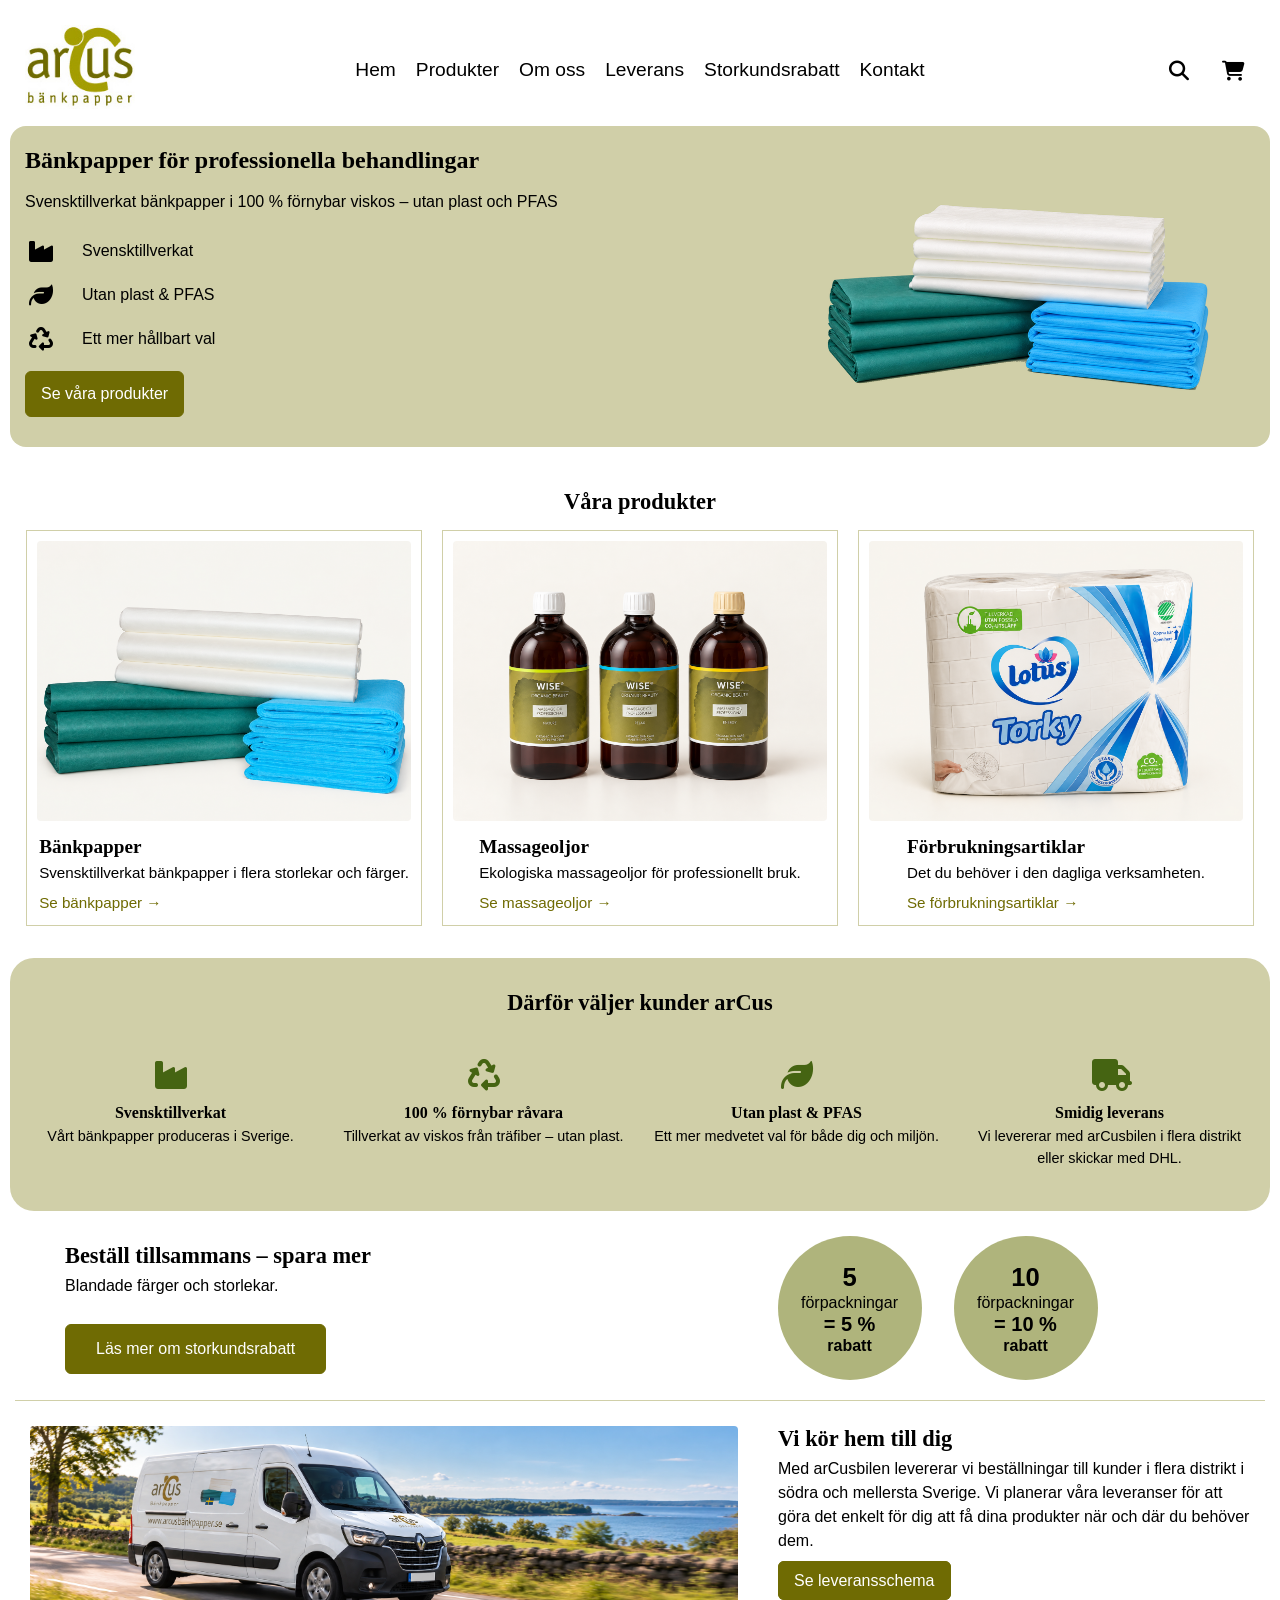
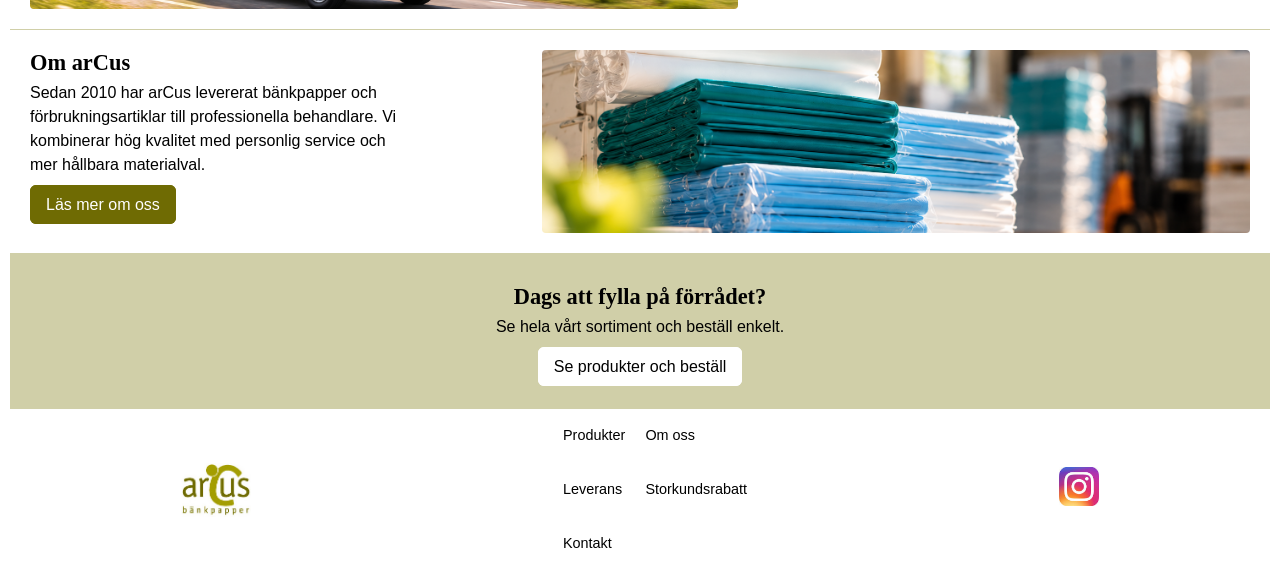
<file: index.html>
<!doctype html>
<html lang="sv">
  <head>
    <meta charset="UTF-8" />
    <meta name="viewport" content="width=device-width, initial-scale=1.0" />
    <link rel="stylesheet" href="style.css" />
    <link rel="stylesheet" href="varukorg/cart.css" />
    <link rel="stylesheet" href="varukorg/checkout.css" />
    <link rel="stylesheet" href="produkter/search.css" />
    
    <link
      rel="stylesheet"
      href="https://cdnjs.cloudflare.com/ajax/libs/font-awesome/6.5.2/css/all.min.css"
    />
    <title>arCus – bänkpapper för professionella behandlare</title>
  </head>
  <body>
    <header>
      <button
        class="menu-button"
        aria-label="Meny"
        aria-expanded="false"
        aria-controls="main-menu"
      >
        <span class="header-icon">☰</span>
      </button>

      <a href="index.html">
        <img src="pictures/arcus-logo.jpg" alt="arCus - till startsidan" />
      </a>
      <nav class="header-nav" id="main-menu" aria-label="Huvudmeny">
        <a href="index.html" aria-current="page">Hem</a>
        <a href="produkter/produkter.html">Produkter</a>
        <a href="om-oss/om-oss.html">Om oss</a>
        <a href="leverans/leverans.html">Leverans</a>
        <a href="storkundsrabatt/storkundsrabatt.html">Storkundsrabatt</a>
        <a href="kontakt/kontakt.html">Kontakt</a>
      </nav>

      <div class="header-actions">
        <button class="search-button" aria-label="Sök">
          <i
            class="header-icon fa-solid fa-magnifying-glass"
            aria-hidden="true"
          ></i>
        </button>

        <button class="cart-button" aria-label="Varukorg">
          <i
            class="header-icon fa-solid fa-shopping-cart"
            aria-hidden="true"
          ></i>
        </button>
      </div>
    </header>

    <main>
      <section id="hero">
        <div class="hero-text">
          <h1>Bänkpapper för professionella behandlingar</h1>

          <p>
            Svensktillverkat bänkpapper i 100 % förnybar viskos – utan plast och
            PFAS
          </p>

          <ul class="hero-benefits">
            <li class="hero-benefit">
              <i class="hero-icon fa-solid fa-industry" aria-hidden="true"></i>
              <span>Svensktillverkat</span>
            </li>

            <li class="hero-benefit">
              <i class="hero-icon fa-solid fa-leaf" aria-hidden="true"></i>
              <span>Utan plast & PFAS</span>
            </li>

            <li class="hero-benefit">
              <i class="hero-icon fa-solid fa-recycle" aria-hidden="true"></i>
              <span>Ett mer hållbart val</span>
            </li>
          </ul>

          <div class="hero-buttons">
            <a href="/produkter/produkter.html" class="button">Se våra produkter</a>

          
          </div>
        </div>
        <div class="hero-image">
          <img
            class="hero-img"
            src="pictures/table-paper-stacked-sand.png"
            alt="Blått, grönt och vitt bänkpapper vikt"
          />
        </div>
      </section>

      <section id="our-products">
        <h2>Våra produkter</h2>

        <div class="products">
          <article>
            <img
              src="pictures/table-paper-stacked-various-color.png"
              alt="Blått, grönt och vitt bänkpapper"
            />
            <div class="product-info">
              <h3>Bänkpapper</h3>
              <p>Svensktillverkat bänkpapper i flera storlekar och färger.</p>
              <a href="produkter/produkter.html#bankpapper">Se bänkpapper →</a>
            </div>
          </article>

          <article>
            <img
              src="pictures/massage-oils-three-bottles.png"
              alt="Tre flaskor olika massageoljor från Wise"
            />
            <div class="product-info">
              <h3>Massageoljor</h3>
              <p>Ekologiska massageoljor för professionellt bruk.</p>
              <a href="/produkter/produkter.html#massageoljor">Se massageoljor →</a>
            </div>
          </article>

          <article>
            <img
              src="pictures/lotus-torky-paper-package.png"
              alt="Hushållspapret Torky original"
            />
            <div class="product-info">
              <h3>Förbrukningsartiklar</h3>
              <p>Det du behöver i den dagliga verksamheten.</p>
              <a href="/produkter/produkter.html#forbrukning">Se förbrukningsartiklar →</a>
            </div>
          </article>
        </div>
      </section>

      <section id="why-arcus">
        <h2>Därför väljer kunder arCus</h2>
        <ul class="benefits">
          <li class="benefit">
            <i class="benefit-icon fa-solid fa-industry" aria-hidden="true"></i>
            <div>
              <h3>Svensktillverkat</h3>
              <p>Vårt bänkpapper produceras i Sverige.</p>
            </div>
          </li>

          <li class="benefit">
            <i class="benefit-icon fa-solid fa-recycle" aria-hidden="true"></i>
            <div>
              <h3>100 % förnybar råvara</h3>
              <p>Tillverkat av viskos från träfiber – utan plast.</p>
            </div>
          </li>

          <li class="benefit">
            <i class="benefit-icon fa-solid fa-leaf" aria-hidden="true"></i>
            <div>
              <h3>Utan plast & PFAS</h3>
              <p>Ett mer medvetet val för både dig och miljön.</p>
            </div>
          </li>

          <li class="benefit">
            <i class="benefit-icon fa-solid fa-truck" aria-hidden="true"></i>
            <div>
              <h3>Smidig leverans</h3>
              <p>
                Vi levererar med arCusbilen i flera distrikt eller skickar med
                DHL.
              </p>
            </div>
          </li>
        </ul>
      </section>

      <section id="offer">
        <h2>Beställ tillsammans – spara mer</h2>
        <p>Blandade färger och storlekar.</p>

        <ul class="discount-offers">
          <li class="discount-circle">
            <span class="offer-number">5</span>
            <span>förpackningar</span>
            <span class="offer-percent">= 5 %</span>
            <span class="offer-discount">rabatt</span>
          </li>

          <li class="discount-circle">
            <span class="offer-number">10</span>
            <span>förpackningar</span>
            <span class="offer-percent">= 10 % </span>
            <span class="offer-discount">rabatt</span>
          </li>
        </ul>

        <a href="storkundsrabatt/storkundsrabatt.html" class="button offer-button"
          >Läs mer
          <span class="desktop-only">om storkundsrabatt</span>
        </a>
      </section>

      <section id="home-delivery">
        <img
          src="pictures/arcus-van-on-the-road.png"
          alt="arCusbilen som är ute och kör på vägen intill en sjö"
        />
        <div class="home-delivery-content">
          <h2>Vi kör hem till dig</h2>
          <p>
            Med arCusbilen levererar vi beställningar till kunder i flera
            distrikt i södra och mellersta Sverige.
            <span class="desktop-only"
              >Vi planerar våra leveranser för att göra det enkelt för dig att
              få dina produkter när och där du behöver dem.</span
            >
          </p>
          <a href="leverans/leverans.html" class="button">Se leveransschema</a>
        </div>
      </section>

      <section id="about">
        <img
          src="pictures/table-paper-stacked-in-warehouse.png"
          alt="Inplastat bänkpapper i olika färger på lagret med en suddig truck och mer papper i bakgrunden"
        />
        <div class="about-content">
          <h2>Om arCus</h2>
          <p>
            Sedan 2010 har arCus levererat bänkpapper och förbrukningsartiklar
            till professionella behandlare.
            <span class="desktop-only"
              >Vi kombinerar hög kvalitet med personlig service och mer hållbara
              materialval.</span
            >
          </p>
          <a href="om-oss/om-oss.html" class="button">Läs mer om oss</a>
        </div>
      </section>

      <section id="order">
        <h2>Dags att fylla på förrådet?</h2>
        <p>Se hela vårt sortiment och beställ enkelt.</p>
        <a href="produkter/produkter.html" class="button button-light">Se produkter och beställ</a>
      </section>
    </main>

    <footer>
      <img
        class="footer-logo"
        src="pictures/arcus-logo.jpg"
        alt="arCus logotyp"
      />
      <nav aria-label="Snabblänkar" class="quick-links">
        <a href="/produkter/produkter.html">Produkter</a>
        <a href="/om-oss/om-oss.html">Om oss</a>
        <a href="/leverans/leverans.html">Leverans</a>
        <a href="/storkundsrabatt/storkundsrabatt.html">Storkundsrabatt</a>
        <a href="/kontakt/kontakt.html">Kontakt</a>
      </nav>

      <a href="https://www.instagram.com/arcusbankpapper/">
        <img
          class="footer-instagram"
          src="pictures/instagram.jpg"
          alt="arCus på Instagram"
        />
      </a>
    </footer>

    <script src="script.js"></script>
    <script src="varukorg/cart.js"></script>
    <script src="produkter/search.js"></script>
        <script src="varukorg/checkout.js"></script>

  </body>
</html>
</file>
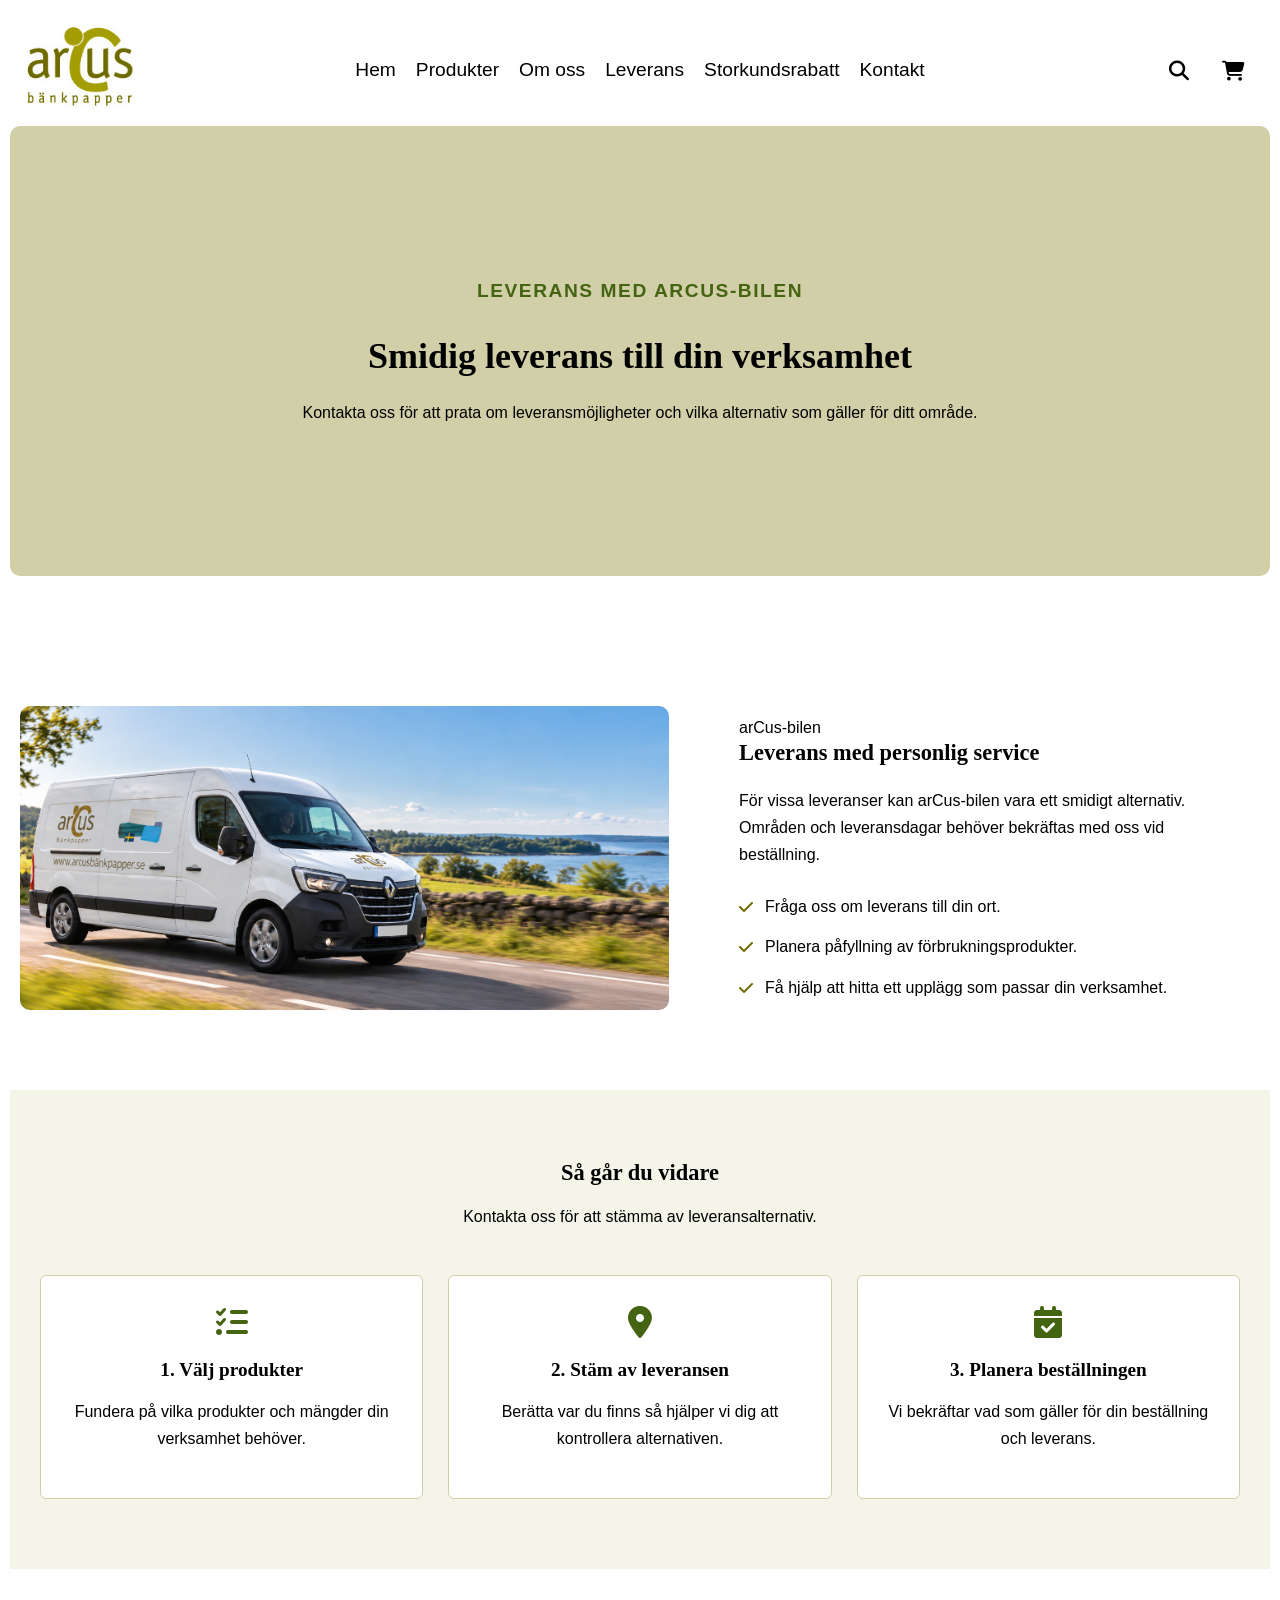
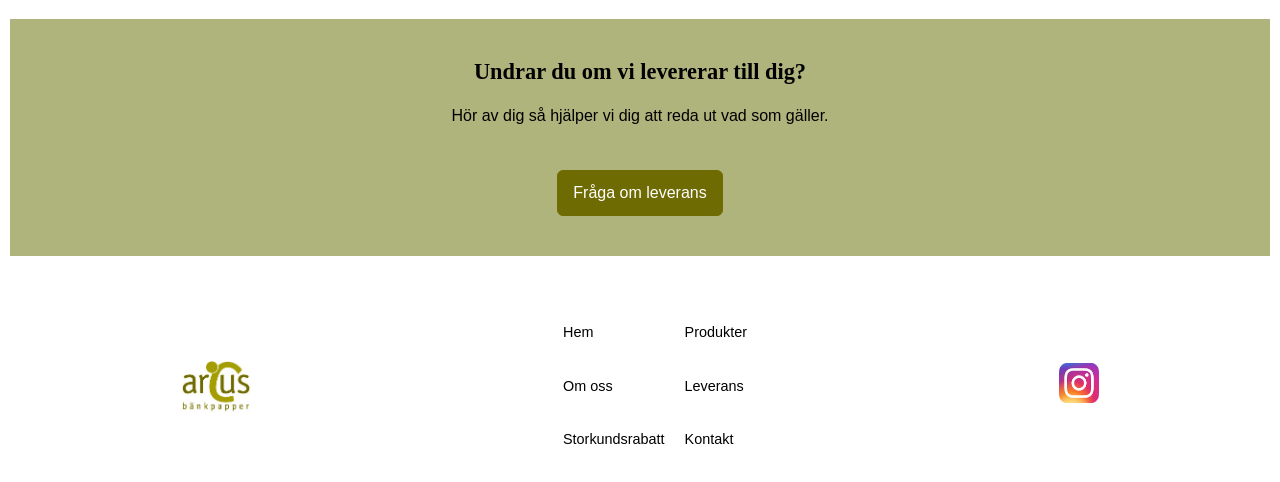
<file: leverans/leverans.html>
<!doctype html>
<html lang="sv">
  <head>
    <meta charset="UTF-8" />
    <meta name="viewport" content="width=device-width, initial-scale=1.0" />
    <link rel="stylesheet" href="../undersidor.css" />
    <link rel="stylesheet" href="leverans.css" />
    <link rel="stylesheet" href="../varukorg/cart.css" />
       <link rel="stylesheet" href="../varukorg/checkout.css" />
    <link rel="stylesheet" href="../produkter/search.css" />
    <link
      rel="stylesheet"
      href="https://cdnjs.cloudflare.com/ajax/libs/font-awesome/6.5.2/css/all.min.css"
    />
    <title>Leverans – arCus bänkpapper</title>
  </head>
  <body>
    <header>
      <button
        class="menu-button"
        aria-label="Meny"
        aria-expanded="false"
        aria-controls="main-menu"
      >
        <span class="header-icon">☰</span>
      </button>

      <a href="../index.html">
        <img src="../pictures/arcus-logo.jpg" alt="arCus - till startsidan" />
      </a>
      <nav class="header-nav" id="main-menu" aria-label="Huvudmeny">
        <a href="../index.html">Hem</a>
        <a href="../produkter/produkter.html">Produkter</a>
        <a href="../om-oss/om-oss.html">Om oss</a>
        <a href="../leverans/leverans.html" aria-current="page">Leverans</a>
        <a href="../storkundsrabatt/storkundsrabatt.html">Storkundsrabatt</a>
        <a href="../kontakt/kontakt.html">Kontakt</a>
      </nav>

      <div class="header-actions">
        <button class="search-button" aria-label="Sök">
          <i
            class="header-icon fa-solid fa-magnifying-glass"
            aria-hidden="true"
          ></i>
        </button>

        <button class="cart-button" aria-label="Varukorg">
          <i
            class="header-icon fa-solid fa-shopping-cart"
            aria-hidden="true"
          ></i>
        </button>
      </div>
    </header>
    <main>
      <section class="page-hero">
        <div class="page-hero__content">
          <span class="eyebrow">Leverans med arCus-bilen</span>
          <h1>Smidig leverans till din verksamhet</h1>
          <p>
            Kontakta oss för att prata om leveransmöjligheter och vilka
            alternativ som gäller för ditt område.
          </p>
        </div>
      </section>

      <section class="section">
        <div class="container split-section">
          <div class="visual-panel" aria-label="Illustration av en leveransbil">
            <img
              src="../pictures/arcus-van-on-the-road.png"
              alt="arCus-bilen"
            />
          </div>
          <div class="personal-delivery">
            <span class="eyebrow">arCus-bilen</span>
            <h2>Leverans med personlig service</h2>
            <p>
              För vissa leveranser kan arCus-bilen vara ett smidigt alternativ.
              Områden och leveransdagar behöver bekräftas med oss vid
              beställning.
            </p>
            <ul class="check-list">
              <li>
                <i class="fa-solid fa-check" aria-hidden="true"></i>
                <span>Fråga oss om leverans till din ort.</span>
              </li>
              <li>
                <i class="fa-solid fa-check" aria-hidden="true"> </i>
                <span>Planera påfyllning av förbrukningsprodukter.</span>
              </li>
              <li>
                <i class="fa-solid fa-check" aria-hidden="true"></i
                ><span
                  >Få hjälp att hitta ett upplägg som passar din
                  verksamhet.</span
                >
              </li>
            </ul>
          </div>
        </div>
      </section>

      <section class="section section--cream">
        <div class="container">
          <div class="section-heading">
            <h2>Så går du vidare</h2>
            <p>Kontakta oss för att stämma av leveransalternativ.</p>
          </div>
          <div class="benefit-grid">
            <article class="benefit">
              <i class="fa-solid fa-list-check" aria-hidden="true"></i>
              <h3>1. Välj produkter</h3>
              <p>
                Fundera på vilka produkter och mängder din verksamhet behöver.
              </p>
            </article>
            <article class="benefit">
              <i class="fa-solid fa-location-dot" aria-hidden="true"></i>
              <h3>2. Stäm av leveransen</h3>
              <p>
                Berätta var du finns så hjälper vi dig att kontrollera
                alternativen.
              </p>
            </article>
            <article class="benefit">
              <i class="fa-solid fa-calendar-check" aria-hidden="true"></i>
              <h3>3. Planera beställningen</h3>
              <p>
                Vi bekräftar vad som gäller för din beställning och leverans.
              </p>
            </article>
          </div>
        </div>
      </section>

      <section class="callout">
        <div class="container callout-inner">
          <div>
            <h2>Undrar du om vi levererar till dig?</h2>
            <p>Hör av dig så hjälper vi dig att reda ut vad som gäller.</p>
          </div>
          <a class="button button--light" href="../kontakt/kontakt.html"
            >Fråga om leverans</a
          >
        </div>
      </section>
    </main>
    <footer>
      <img
        class="footer-logo"
        src="../pictures/arcus-logo.jpg"
        alt="arCus logotyp"
      />

      <nav aria-label="Snabblänkar" class="quick-links">
        <a href="../index.html">Hem</a>
        <a href="../produkter/produkter.html">Produkter</a>
        <a href="../om-oss/om-oss.html">Om oss</a>
        <a href="../leverans/leverans.html">Leverans</a>
        <a href="../storkundsrabatt/storkundsrabatt.html">Storkundsrabatt</a>
        <a href="../kontakt/kontakt.html">Kontakt</a>
      </nav>

      <a href="https://www.instagram.com/arcusbankpapper/">
        <img
          class="footer-instagram"
          src="../pictures/instagram.jpg"
          alt="arCus på Instagram"
        />
      </a>
    </footer>

    <script src="../script.js"></script>
    <script src="../varukorg/cart.js"></script>
    <script src="../produkter/search.js"></script>
    <script src="../varukorg/checkout.js"></script>
  </body>
</html>
</file>
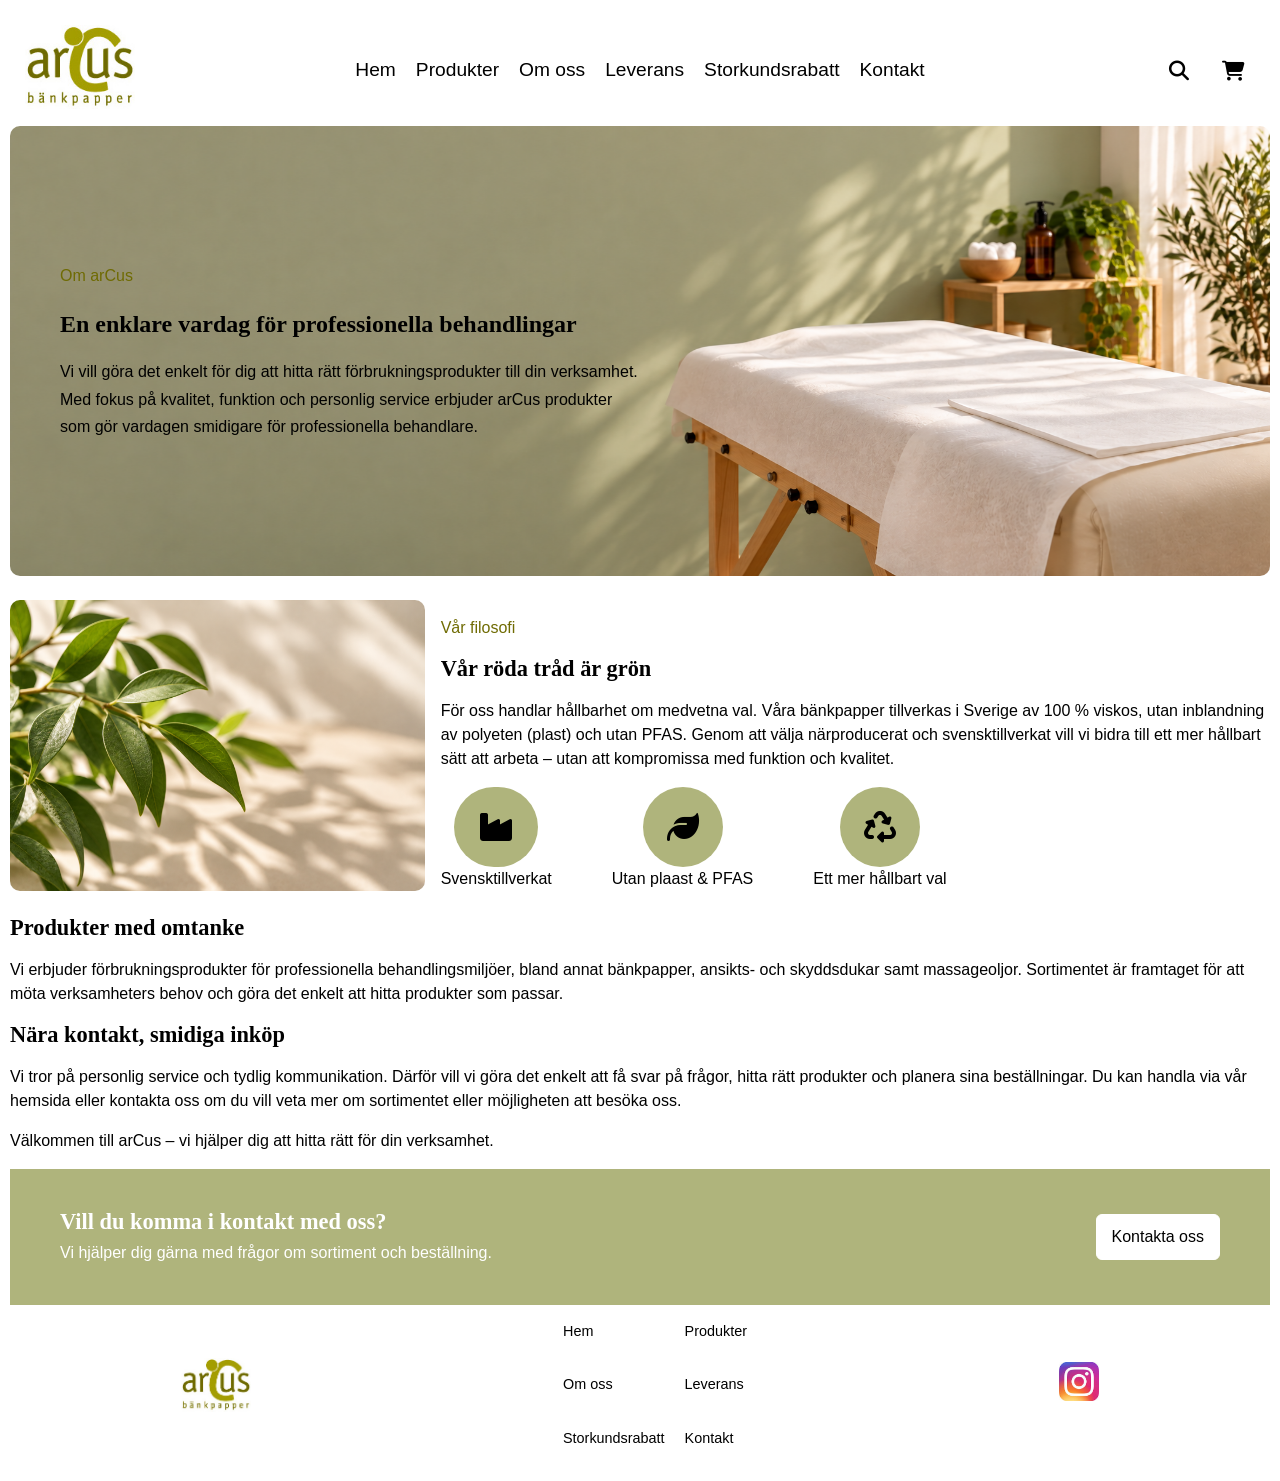
<file: om-oss/om-oss.html>
<!doctype html>
<html lang="sv">
  <head>
    <meta charset="UTF-8" />
    <meta name="viewport" content="width=device-width, initial-scale=1.0" />
    <link rel="stylesheet" href="../undersidor.css" />
    <link rel="stylesheet" href="om-oss.css" />
    <link rel="stylesheet" href="../varukorg/cart.css" />
    <link rel="stylesheet" href="../varukorg/checkout.css" />
    <link rel="stylesheet" href="../produkter/search.css" />
    <link
      rel="stylesheet"
      href="https://cdnjs.cloudflare.com/ajax/libs/font-awesome/6.5.2/css/all.min.css"
    />
    <title>Om oss – arCus bänkpapper</title>
  </head>
  <body>
    <header>
      <button
        class="menu-button"
        aria-label="Meny"
        aria-expanded="false"
        aria-controls="main-menu"
      >
        <span class="header-icon">☰</span>
      </button>

      <a href="../index.html">
        <img src="../pictures/arcus-logo.jpg" alt="arCus - till startsidan" />
      </a>
      <nav class="header-nav" id="main-menu" aria-label="Huvudmeny">
        <a href="../index.html">Hem</a>
        <a href="../produkter/produkter.html">Produkter</a>
        <a href="../om-oss/om-oss.html" aria-current="page">Om oss</a>
        <a href="../leverans/leverans.html">Leverans</a>
        <a href="../storkundsrabatt/storkundsrabatt.html">Storkundsrabatt</a>
        <a href="../kontakt/kontakt.html">Kontakt</a>
      </nav>

      <div class="header-actions">
        <button class="search-button" aria-label="Sök">
          <i
            class="header-icon fa-solid fa-magnifying-glass"
            aria-hidden="true"
          ></i>
        </button>

        <button class="cart-button" aria-label="Varukorg">
          <i
            class="header-icon fa-solid fa-shopping-cart"
            aria-hidden="true"
          ></i>
        </button>
      </div>
    </header>

    <main>
      <section class="about-intro">
        <div class="intro-text">
          <p class="subheading">Om arCus</p>
          <h1>En enklare vardag för professionella behandlingar</h1>
          <p>
            Vi vill göra det enkelt för dig att hitta rätt förbrukningsprodukter
            till din verksamhet. Med fokus på kvalitet, funktion och personlig
            service erbjuder arCus produkter som gör vardagen smidigare för
            professionella behandlare.
          </p>
        </div>
      </section>

      <section class="about-red-thread">
        <img src="../pictures/green-plant.png" alt="En del av en grön växt" />
        <div>
          <p class="subheading">Vår filosofi</p>
          <h2>Vår röda tråd är grön</h2>
          <p>
            För oss handlar hållbarhet om medvetna val. Våra bänkpapper
            tillverkas i Sverige av 100 % viskos, utan inblandning av polyeten
            (plast) och utan PFAS. Genom att välja närproducerat och
            svensktillverkat vill vi bidra till ett mer hållbart sätt att arbeta
            – utan att kompromissa med funktion och kvalitet.
          </p>
          <ul class="icons">
            <li class="sp swedish-made">
              <i
                class="about-icon fa-solid fa-industry"
                arita-hidden="true"
              ></i>
              <div>
                <span>Svensktillverkat</span>
              </div>
            </li>

            <li class="sp no-pfas">
              <i class="about-icon fa-solid fa-leaf" arita-hidden="true"></i>
              <div>
                <span>Utan plaast & PFAS</span>
              </div>
            </li>

            <li class="sp sustainable">
              <i class="about-icon fa-solid fa-recycle" arita-hidden="true"></i>
              <div>
                <span>Ett mer hållbart val</span>
              </div>
            </li>
          </ul>
        </div>
      </section>

      <section class="about-products">
        <h2>Produkter med omtanke</h2>
        <p>
          Vi erbjuder förbrukningsprodukter för professionella
          behandlingsmiljöer, bland annat bänkpapper, ansikts- och skyddsdukar
          samt massageoljor. Sortimentet är framtaget för att möta verksamheters
          behov och göra det enkelt att hitta produkter som passar.
        </p>
      </section>

      <section class="about-service">
        <h2>Nära kontakt, smidiga inköp</h2>
        <p>
          Vi tror på personlig service och tydlig kommunikation. Därför vill vi
          göra det enkelt att få svar på frågor, hitta rätt produkter och
          planera sina beställningar. Du kan handla via vår hemsida eller
          kontakta oss om du vill veta mer om sortimentet eller möjligheten att
          besöka oss.
        </p>
      </section>

      <p>
        Välkommen till arCus – vi hjälper dig att hitta rätt för din verksamhet.
      </p>

      <section class="contact">
        <div class="container callout">
          <h2>Vill du komma i kontakt med oss?</h2>
          <p>Vi hjälper dig gärna med frågor om sortiment och beställning.</p>
        </div>
        <div class="contact-button">
          <a href="../kontakt/kontakt.html" class="button button-light"> Kontakta oss </a>
        </div>
      </section>
    </main>

    <footer>
      <img
        class="footer-logo"
        src="../pictures/arcus-logo.jpg"
        alt="arCus logotyp"
      />

      <nav aria-label="Snabblänkar" class="quick-links">
        <a href="../index.html">Hem</a>
        <a href="../produkter/produkter.html">Produkter</a>
        <a href="../om-oss/om-oss.html">Om oss</a>
        <a href="../leverans/leverans.html">Leverans</a>
        <a href="../storkundsrabatt/storkundsrabatt.html">Storkundsrabatt</a>
        <a href="../kontakt/kontakt.html">Kontakt</a>
      </nav>

      <a href="https://www.instagram.com/arcusbankpapper/">
        <img
          class="footer-instagram"
          src="../pictures/instagram.jpg"
          alt="arCus på Instagram"
        />
      </a>
    </footer>

    <script src="../script.js"></script>
    <script src="../varukorg/cart.js"></script>
    <script src="../produkter/search.js"></script>
    <script src="../varukorg/checkout.js"></script>
  </body>
</html>
</file>
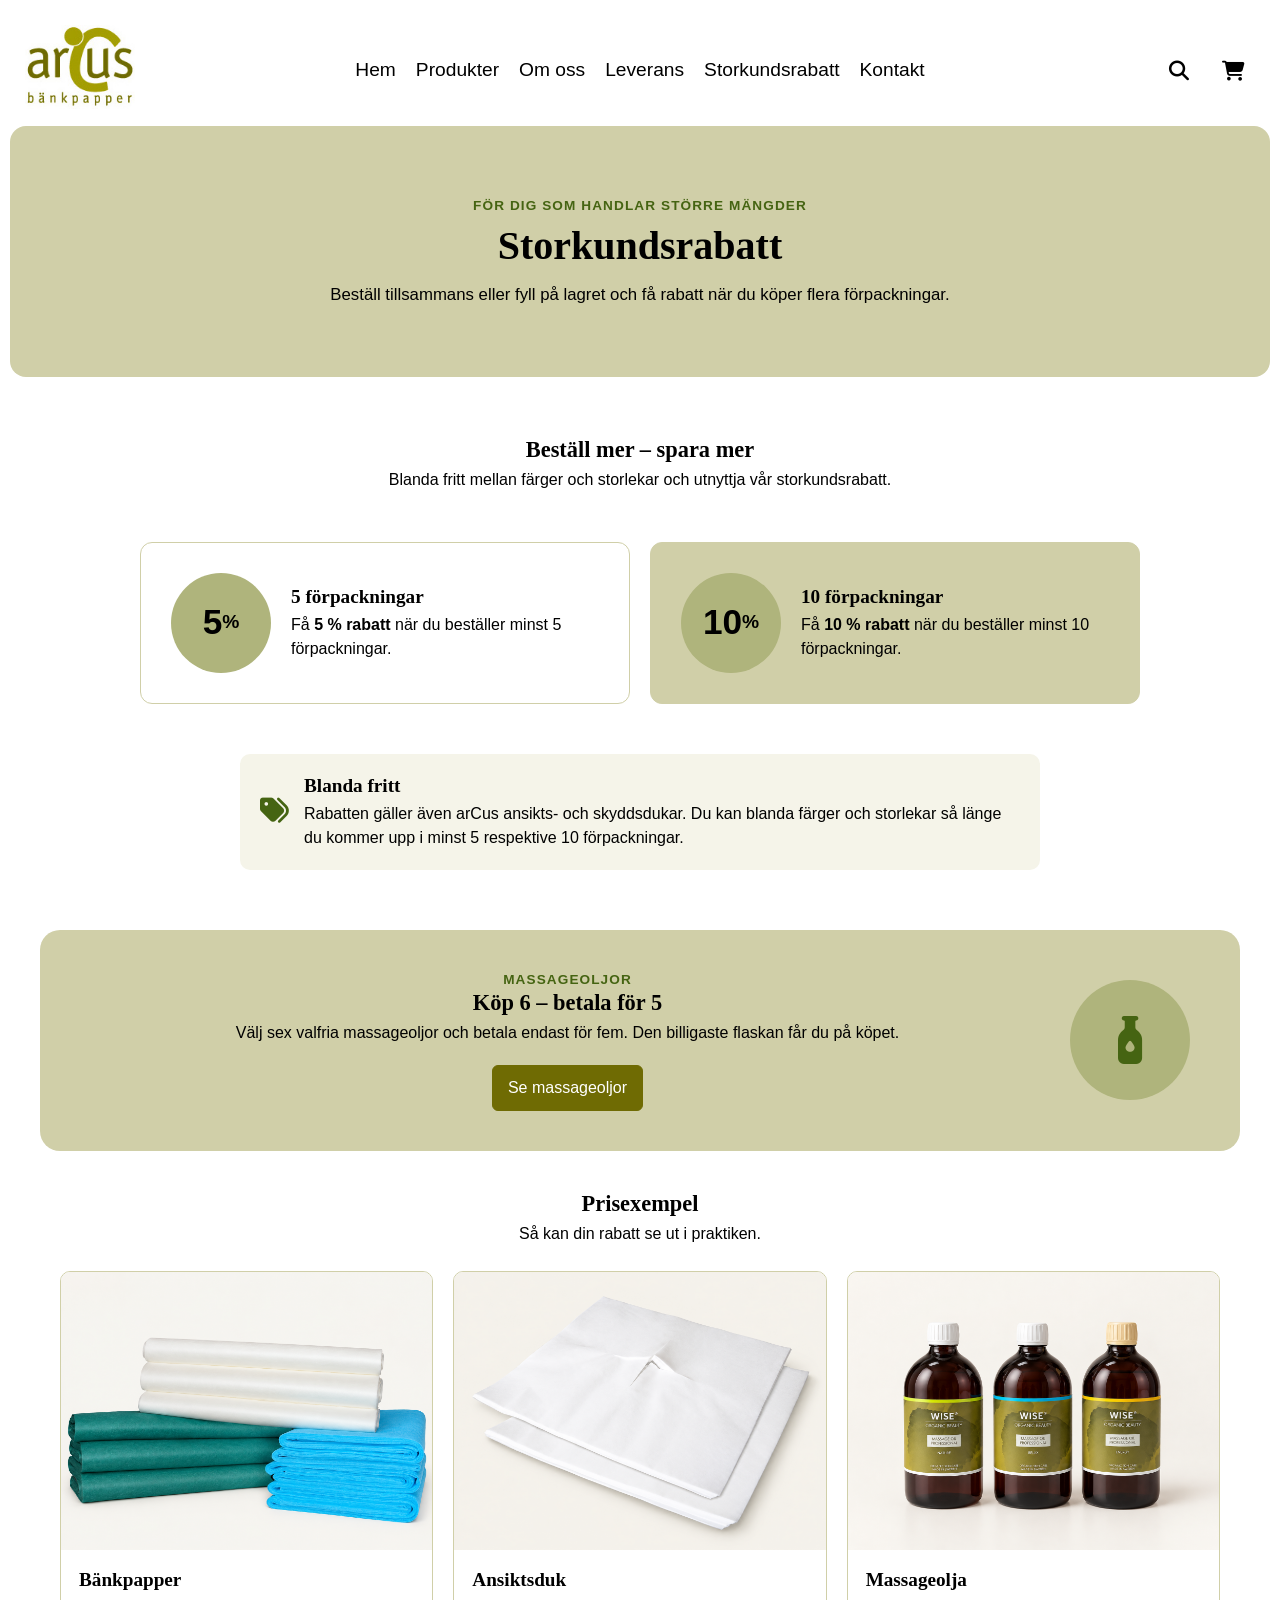
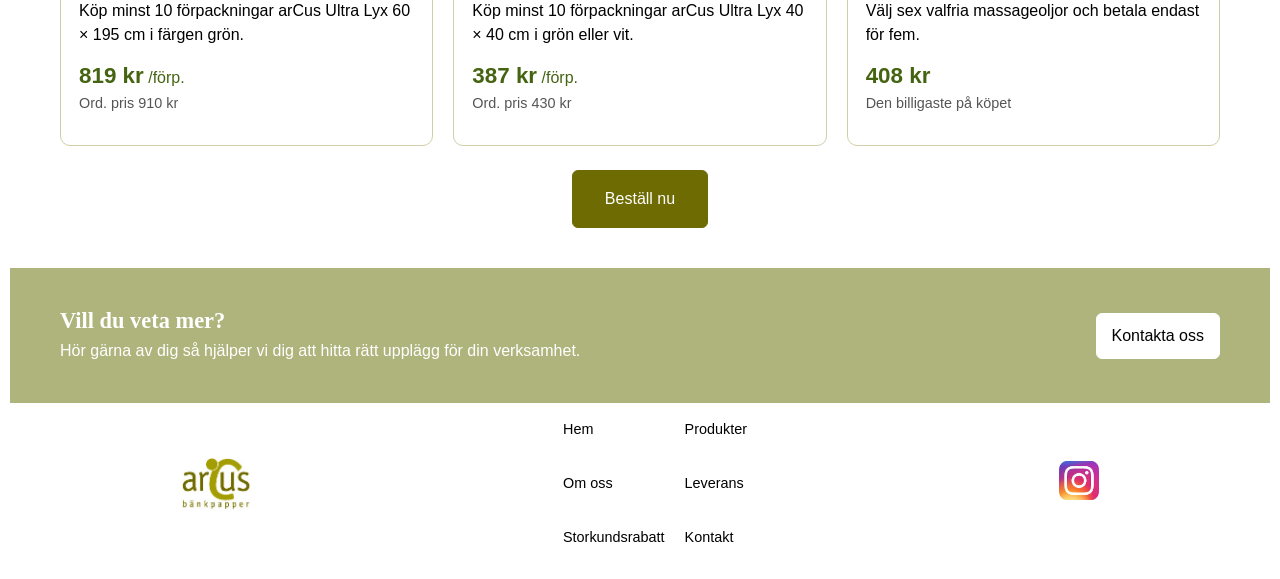
<file: storkundsrabatt/storkundsrabatt.html>
<!doctype html>
<html lang="sv">
  <head>
    <meta charset="UTF-8" />
    <meta name="viewport" content="width=device-width, initial-scale=1.0" />
    <link rel="stylesheet" href="../undersidor.css" />
    <link rel="stylesheet" href="storkundsrabatt.css" />
    <link rel="stylesheet" href="../varukorg/cart.css" />
    <link rel="stylesheet" href="../varukorg/checkout.css" />
    <link rel="stylesheet" href="../produkter/search.css" />

    <link
      rel="stylesheet"
      href="https://cdnjs.cloudflare.com/ajax/libs/font-awesome/6.5.2/css/all.min.css"
    />

    <title>Storkundsrabatt – arCus bänkpapper</title>
  </head>

  <body>
    <header>
      <button
        class="menu-button"
        aria-label="Meny"
        aria-expanded="false"
        aria-controls="main-menu"
      >
        <span class="header-icon">☰</span>
      </button>

      <a href="../index.html">
        <img src="../pictures/arcus-logo.jpg" alt="arCus - till startsidan" />
      </a>

      <nav class="header-nav" id="main-menu" aria-label="Huvudmeny">
        <a href="../index.html">Hem</a>
        <a href="../produkter/produkter.html">Produkter</a>
        <a href="../om-oss/om-oss.html">Om oss</a>
        <a href="../leverans/leverans.html">Leverans</a>
        <a href="../storkundsrabatt/storkundsrabatt.html">Storkundsrabatt</a>
        <a href="../kontakt/kontakt.html">Kontakt</a>
      </nav>

      <div class="header-actions">
        <button class="search-button" aria-label="Sök">
          <i
            class="header-icon fa-solid fa-magnifying-glass"
            aria-hidden="true"
          ></i>
        </button>

        <button class="cart-button" aria-label="Varukorg">
          <i
            class="header-icon fa-solid fa-shopping-cart"
            aria-hidden="true"
          ></i>
        </button>
      </div>
    </header>

    <main>
      <!-- INTRO -->

      <section class="discount-intro">
        <div class="intro-content">
          <span class="eyebrow">För dig som handlar större mängder</span>

          <h1>Storkundsrabatt</h1>

          <p>
            Beställ tillsammans eller fyll på lagret och få rabatt när du köper
            flera förpackningar.
          </p>
        </div>
      </section>

      <!-- RABATT -->

      <section class="discount-section">
        <div class="section-heading">
          <h2>Beställ mer – spara mer</h2>

          <p>
            Blanda fritt mellan färger och storlekar och utnyttja vår
            storkundsrabatt.
          </p>
        </div>

        <div class="discount-cards">
          <article class="discount-card card-1">
            <div class="discount-number">5<span>%</span></div>

            <div>
              <h3>5 förpackningar</h3>

              <p>
                Få <strong>5 % rabatt</strong> när du beställer minst 5
                förpackningar.
              </p>
            </div>
          </article>

          <article class="discount-card card-2 discount-card-highlight">
            <div class="discount-number">10<span>%</span></div>

            <div>
              <h3>10 förpackningar</h3>

              <p>
                Få <strong>10 % rabatt</strong> när du beställer minst 10
                förpackningar.
              </p>
            </div>
          </article>
        </div>

        <div class="discount-info">
          <div class="info-icon">
            <i class="fa-solid fa-tags" aria-hidden="true"></i>
          </div>

          <div>
            <h3>Blanda fritt</h3>

            <p>
              Rabatten gäller även arCus ansikts- och skyddsdukar. Du kan blanda
              färger och storlekar så länge du kommer upp i minst 5 respektive
              10 förpackningar.
            </p>
          </div>
        </div>
      </section>

      <!-- MASSAGEOLJA -->

      <section class="massage-offer">
        <div class="massage-offer-content">
          <span class="eyebrow">Massageoljor</span>

          <h2>Köp 6 – betala för 5</h2>

          <p>
            Välj sex valfria massageoljor och betala endast för fem. Den
            billigaste flaskan får du på köpet.
          </p>

          <a href="../produkter/produkter.html#massageoljor" class="button"> Se massageoljor </a>
        </div>

        <div class="massage-icon">
          <i class="fa-solid fa-bottle-droplet" aria-hidden="true"></i>
        </div>
      </section>

      <!-- PRISEXEMPEL -->

      <section class="price-examples">
        <div class="section-heading">
          <h2>Prisexempel</h2>

          <p>Så kan din rabatt se ut i praktiken.</p>
        </div>

        <div class="example-cards">
          <article class="example-card">
            <img
              src="../pictures/table-paper-stacked-various-color.png"
              alt="arCus bänkpapper"
            />

            <div class="example-content">
              <h3>Bänkpapper</h3>

              <p>
                Köp minst 10 förpackningar arCus Ultra Lyx 60 × 195 cm i färgen
                grön.
              </p>

              <div class="price">
                <strong>819 kr</strong>
                <span>/förp.</span>
              </div>

              <p class="old-price">Ord. pris 910 kr</p>
            </div>
          </article>

          <article class="example-card">
            <img
              src="../originalbilder/Stacked White Sheets with Folded Center.png"
              alt="arCus ansiktsduk med krysshål"
            />

            <div class="example-content">
              <h3>Ansiktsduk</h3>

              <p>
                Köp minst 10 förpackningar arCus Ultra Lyx 40 × 40 cm i grön
                eller vit.
              </p>

              <div class="price">
                <strong>387 kr</strong>
                <span>/förp.</span>
              </div>

              <p class="old-price">Ord. pris 430 kr</p>
            </div>
          </article>

          <article class="example-card">
            <img
              src="../pictures/massage-oils-three-bottles.png"
              alt="Wise massageolja"
            />

            <div class="example-content">
              <h3>Massageolja</h3>

              <p>Välj sex valfria massageoljor och betala endast för fem.</p>

              <div class="price">
                <strong>408 kr</strong>
              </div>

              <p class="old-price">Den billigaste på köpet</p>
            </div>
          </article>
        </div>
              <a href="../produkter/produkter.html" class="button order-now-button"> Beställ nu </a>
                   </section>

      <!-- CTA -->

      <section class="discount-contact">
        <div>
          <h2>Vill du veta mer?</h2>

          <p>
            Hör gärna av dig så hjälper vi dig att hitta rätt upplägg för din
            verksamhet.
          </p>
        </div>

        <a href="../kontakt/kontakt.html" class="button button-light"> Kontakta oss </a>
      </section>
    </main>

    <footer>
      <img
        class="footer-logo"
        src="../pictures/arcus-logo.jpg"
        alt="arCus logotyp"
      />

      <nav aria-label="Snabblänkar" class="quick-links">
        <a href="../index.html">Hem</a>
        <a href="../produkter/produkter.html">Produkter</a>
        <a href="../om-oss/om-oss.html">Om oss</a>
        <a href="../leverans/leverans.html">Leverans</a>
        <a href="../storkundsrabatt/storkundsrabatt.html">Storkundsrabatt</a>
        <a href="../kontakt/kontakt.html">Kontakt</a>
      </nav>

      <a href="https://www.instagram.com/arcusbankpapper/">
        <img
          class="footer-instagram"
          src="../pictures/instagram.jpg"
          alt="arCus på Instagram"
        />
      </a>
    </footer>

    <script src="../script.js"></script>
    <script src="../varukorg/cart.js"></script>
    <script src="../produkter/search.js"></script>
    <script src="../varukorg/checkout.js"></script>
  </body>
</html>
</file>
<file: style.css>
:root {
  --color-sand: #d0cfa8;
  --color-sand-dark: #afb47c;
  --color-olive: #6f6b03;
  --color-green: #456412;
}

* {
  box-sizing: border-box;
}

body {
  margin: 0;
  font-family: Arial, sans-serif;
  line-height: 1.5;
}

html {
  scroll-padding-top: 5rem;
}

ul {
  list-style: none;
  margin: 0;
  padding: 0;
}

h1,
h2,
h3 {
  font-family: Georgia, serif;
  line-height: 1.2;
}

h2 {
  margin: 0 0 4px;
  font-size: 1.4rem;
}

h3 {
  font-size: 1.2rem;
  margin: 0 0 4px;
}

header nav {
  display: none;
}

header nav a {
  text-decoration: none;
  color: black;
}

header {
  display: grid;
  grid-template-columns: 1fr auto 1fr;
  align-items: center;
  padding: 10px 15px;
  position: sticky;
  top: 0;
  z-index: 1000;
  background-color: white;
}

.header-icon {
  font-size: 1.25rem;
}

header a img {
  max-width: 80px;
}

.header-actions {
  justify-self: end;
  display: flex;
  gap: 10px;
}

.menu-button,
.header-actions button {
  min-width: 44px;
  min-height: 44px;
  background: none;
  border: none;
  color: inherit;
  cursor: pointer;
}

.menu-button {
  justify-self: start;
  padding: 0 20px;
}

#hero {
  padding: 10px 15px;
  background-color: var(--color-sand);
}

.hero-text h1 {
  margin: 10px 0 15px;
}

.hero-text p {
  margin: 0 0 5px 0;
}

.hero-icon {
  width: 2rem;
  text-align: center;
  font-size: 1.5rem;
  flex-shrink: 0;
  padding: 10px 0;
}

.hero-benefits {
  padding: 10px 0;
}

.benefit,
.hero-benefit {
  display: flex;
  align-items: center;
  gap: 25px;
}

.hero-buttons {
  display: flex;
  gap: 8px;
  margin-bottom: 20px;
}

.button {
  padding: 10px 15px;
  border-radius: 6px;
  border: 1px solid var(--color-olive);
  background-color: var(--color-olive);
  color: white;
  text-decoration: none;
}

.button-outline {
  background-color: transparent;
  border: 1px solid black;
  color: black;
}

.button-light {
  background-color: white;
  border-color: white;
  color: black;
}

.hero-img {
  display: block;
  width: 100%;
  max-width: 100%;
  height: auto;
  margin: 0 auto;
  border-radius: 6px;
}

#our-products,
#why-arcus,
#offer {
  padding: 10px 15px;
}

.products {
  display: grid;
  grid-template-columns: 1fr;
  gap: 20px;
}

.products article {
  display: flex;
  align-items: center;
  gap: 14px;
  padding: 10px 0px 0px 0px;
  border-top: 1px solid var(--color-sand);
}

.products article:last-child {
  border-bottom: 1px solid var(--color-sand);
  padding-bottom: 20px;
}

.products article img,
#home-delivery img,
#about img {
  width: 120px;
  aspect-ratio: 4 / 3;
  object-fit: cover;
  flex-shrink: 0;
  border-radius: 4px;
}

.product-info,
.home-delivery-content,
.about-content {
  flex: 1;
}

.product-info p {
  margin: 0 0 6px;
  font-size: 0.95rem;
}

.product-info a {
  text-decoration: none;
  color: var(--color-olive);
  font-size: 0.95rem;
}

#why-arcus h2 {
  margin: 0 0 20px 0;
}

.benefits {
  display: flex;
  flex-direction: column;
  gap: 20px;
  padding: 10px 0;
}

.benefit p {
  margin: 0;
}

.benefit-icon {
  width: 2.25rem;
  text-align: center;
  font-size: 2rem;
  flex-shrink: 0;
  color: var(--color-green);
}

#offer {
  display: flex;
  flex-direction: column;
  background-color: var(--color-sand);
  border-radius: 20px;
  margin: 5px;
}

.discount-offers {
  display: flex;
  justify-content: center;
  gap: 2rem;
  margin-bottom: 10px;
}

.discount-circle {
  width: 7.5rem;
  aspect-ratio: 1;
  border-radius: 50%;
  background-color: var(--color-sand-dark);
  display: flex;
  flex-direction: column;
  justify-content: center;
  align-items: center;
  text-align: center;
  line-height: 1.2;
}

#offer p,
#order p {
  margin-top: 0;
}

.offer-number {
  font-size: 1.6rem;
  font-weight: 700;
}

.offer-percent {
  font-size: 1.25rem;
  font-weight: 700;
}

.offer-discount {
  font-weight: 600;
}

.desktop-only {
  display: none;
}

.offer-button {
  width: 60%;
  text-align: center;
  align-self: center;
}

#home-delivery,
#about {
  display: flex;
  align-items: stretch;
  gap: 14px;
  padding: 20px;
  border-bottom: 1px solid var(--color-sand);
}

.home-delivery-content p,
.about-content p {
  margin-top: 4px;
}

#order {
  background-color: var(--color-sand);
  text-align: center;
  padding: 15px;
}

footer {
  display: flex;
  justify-content: space-between;
  align-items: center;
  padding: 10px 15px;
}

.footer-logo {
  max-width: 70px;
}

.footer-instagram {
  width: 40px;
}

.quick-links {
  display: grid;
  grid-template-columns: repeat(2, max-content);
  gap: 6px 20px;
}

.quick-links a {
  font-size: 0.9rem;
  text-decoration: none;
  color: black;
  padding: 6px 0;
}

a:hover {
  text-decoration: underline;
}

.button:hover {
  text-decoration: none;
  opacity: 0.85;
}

.button-outline:hover {
  background-color: var(--color-olive);
  border-color: var(--color-olive);
  color: white;
  opacity: 1;
}

.menu-button:hover,
.header-actions button:hover {
  opacity: 0.6;
}

a:focus-visible,
button:focus-visible {
  outline: 3px solid var(--color-green);
  outline-offset: 2px;
}

@media (max-width: 767px) {
  header nav.is-open {
    display: flex;
    flex-direction: column;
    position: absolute;
    top: 100%;
    left: 15px;
    min-width: 14rem;
    padding: 10px 20px;
    background-color: white;
    border: 1px solid var(--color-sand);
    border-radius: 6px;
    box-shadow: 0 4px 12px rgba(0, 0, 0, 0.15);
  }

  header nav.is-open a {
    padding: 8px 0;
  }
}

@media (min-width: 768px) {
  body {
    max-width: 1600px;
    margin: auto;
    padding: 15px 10px;
  }

  .menu-button {
    display: none;
  }

  header nav {
    display: flex;
    gap: 20px;
  }

  header nav a {
    font-size: 1.2rem;
  }

  header a img {
    max-width: 110px;
  }

  #hero {
    display: grid;
    grid-template-columns: 3fr 2fr;
    gap: 40px;
    align-items: stretch;
    border-radius: 1rem;
  }

  .hero-image {
    position: relative;
    min-height: 250px;
  }

  .hero-image img {
    position: absolute;
    inset: 0;
    width: 100%;
    height: 100%;
    margin: 0;
    object-fit: contain;
  }

  .products {
    grid-template-columns: repeat(3, 1fr);
  }

  .products article {
    flex-direction: column;
    border: 1px solid var(--color-sand);
    padding: 10px;
    text-align: start;
  }

  .products article:last-child {
    padding-bottom: 10px;
  }

  .products article img {
    width: 100%;
  }

  #our-products {
    padding: 2rem 1rem;
    text-align: center;
  }

  #our-products h2 {
    padding: 10px;
  }

  #why-arcus {
    padding: 2rem 1rem;
    text-align: center;
    background-color: var(--color-sand);
    border-radius: 1.5rem;
  }

  #why-arcus h2 {
    margin-bottom: 2rem;
  }

  .benefits {
    display: grid;
    grid-template-columns: repeat(4, 1fr);
    gap: 1.5rem;
  }

  .benefit {
    flex-direction: column;
    align-items: center;
    gap: 0.75rem;
  }

  .benefit h3 {
    font-size: 1rem;
    font-weight: 700;
  }

  .benefit p {
    font-size: 0.9rem;
  }

  #offer {
    display: grid;
    grid-template-columns: 1fr 1fr;
    grid-template-rows: 1fr auto auto auto 1fr;
    column-gap: 40px;
    background-color: white;
    padding: 20px 50px;
    border-radius: 0;
    border-bottom: 1px solid var(--color-sand);
  }

  #offer h2 {
    grid-column: 1;
    grid-row: 2;
  }

  #offer p {
    grid-column: 1;
    grid-row: 3;
  }

  .desktop-only {
    display: inline;
  }

  #offer .offer-button {
    display: block;
    grid-column: 1;
    grid-row: 4;
    justify-self: start;
    align-self: auto;
    width: auto;
    padding: 12px 30px;
    margin-top: 10px;
  }

  #offer .discount-offers {
    grid-column: 2;
    grid-row: 1 / -1;
    align-self: center;
    margin-bottom: 0;
  }

  .discount-circle {
    width: 9rem;
  }

  #home-delivery,
  #about {
    display: grid;
    column-gap: 40px;
    align-items: stretch;
    min-height: 14rem;
  }

  #home-delivery {
    grid-template-columns: 3fr 2fr;
  }

  #about {
    grid-template-columns: 2fr 3fr;
  }

  #home-delivery img,
  #about img {
    width: 100%;
    height: 0;
    min-height: 100%;
    aspect-ratio: auto;
  }

  #about img {
    order: 3;
  }

  .about-content {
    max-width: 80%;
  }

  #order {
    padding: 30px;
  }

  footer {
    justify-content: space-around;
  }

  .quick-links {
    flex-direction: row;
    gap: 20px;
  }
}

@media (min-width: 1600px) {
  body {
    max-width: 3000px;
    font-size: 1.5rem;
  }

  html {
    scroll-padding-top: 10rem;
  }

  h1 {
    font-size: 3rem;
  }

  h2 {
    font-size: 2.5rem;
  }

  h3 {
    font-size: 2rem;
  }

  header a img {
    max-width: 200px;
  }

  .header-icon {
    font-size: 2rem;
  }

  .header-actions {
    gap: 40px;
  }

  header nav {
    gap: 70px;
  }

  header nav a {
    font-size: 1.5rem;
  }

  #hero {
    min-height: 500px;
    padding: 50px;
    margin-top: 30px;
  }

  .products article {
    margin: 1rem 4rem;
  }

  .product-info p {
    font-size: 1.5rem;
  }

  .product-info a {
    font-size: 1.2rem;
  }

  #why-arcus {
    min-height: 300px;
  }

  .benefit-icon {
    width: 3rem;
    font-size: 3rem;
  }

  .benefit h3 {
    font-size: 1.8rem;
  }

  .benefit p {
    font-size: 1.5rem;
  }

  .discount-circle {
    width: 11rem;
  }

  .offer-number {
    font-size: 2rem;
  }

  .offer-percent {
    font-size: 1.5rem;
  }

  #home-delivery,
  #about {
    min-height: 350px;
  }

  footer {
    min-height: 100px;
  }

  .quick-links a {
    font-size: 1.2rem;
  }
}


/* =========================================================
   SVÄVANDE MENYKNAPP – meny.css
   Länka in SIST på alla sidor (efter undersidor.css och
   sidans egen CSS). Gäller bara under 768px, precis som din
   nuvarande mobilmeny. Från 768px gäller din vanliga meny.
========================================================= */

@media (max-width: 767px) {

  /* Knappen: rund, nere till höger, nås med tummen */
  .menu-button {
    position: fixed;
    right: 16px;
    bottom: calc(16px + env(safe-area-inset-bottom, 0px));
    z-index: 1500;

    display: flex;
    align-items: center;
    justify-content: center;

    width: 60px;
    height: 60px;
    min-width: 60px;
    margin: 0;
    padding: 0;

    font-size: 1.5rem;
    color: white;

    background-color: var(--color-olive, #6f6b03);
    border: 0;
    border-radius: 50%;
    box-shadow: 0 4px 14px rgba(0, 0, 0, 0.35);
    cursor: pointer;
  }

  .menu-button .header-icon {
    font-size: 1.6rem;
    line-height: 1;
  }

  /* Knappen ligger inte längre i headern, så loggan och ikonerna
     behåller sina platser i mitten och till höger */
  header > a {
    grid-column: 2;
  }

  header .header-actions {
    grid-column: 3;
  }

  /* Menyn: en ruta som öppnas ovanför knappen.
     "header nav" i väljaren behövs för att gå före regeln "header nav.is-open" */
  header nav.header-nav,
  header nav.site-nav {
    position: fixed;
    top: auto;
    right: 16px;
    bottom: calc(92px + env(safe-area-inset-bottom, 0px));
    left: auto;
    z-index: 1499;

    display: flex;
    flex-direction: column;

    width: min(300px, calc(100vw - 32px));
    min-width: 0;
    max-height: calc(100vh - 130px);
    max-height: calc(100dvh - 130px);
    margin: 0;
    padding: 8px;
    overflow-y: auto;

    background-color: white;
    border: 1px solid var(--color-sand-dark, #afb47c);
    border-radius: 12px;
    box-shadow: 0 8px 28px rgba(0, 0, 0, 0.3);

    opacity: 0;
    visibility: hidden;
    transform: translateY(12px);
    transition: opacity 0.2s ease, transform 0.2s ease, visibility 0s 0.2s;
  }

  header nav.header-nav.is-open,
  header nav.site-nav.is-open {
    opacity: 1;
    visibility: visible;
    transform: none;
    transition: opacity 0.2s ease, transform 0.2s ease, visibility 0s;
  }

  header nav.header-nav a,
  header nav.site-nav a,
  header nav.header-nav.is-open a,
  header nav.site-nav.is-open a {
    display: flex;
    align-items: center;

    min-height: 52px;
    padding: 8px 16px;

    font-size: 1.1rem;
    color: var(--color-text, #202018);
    text-decoration: none;

    border-radius: 8px;
  }

  header nav.header-nav a:hover,
  header nav.site-nav a:hover {
    background-color: var(--color-cream, #f5f4e9);
  }

  header nav.header-nav a[aria-current="page"],
  header nav.site-nav a[aria-current="page"] {
    font-weight: bold;
    color: var(--color-olive, #6f6b03);
    background-color: var(--color-cream, #f5f4e9);
  }

  /* Göms när varukorg eller sök är öppen, så de inte hamnar ovanpå */
  body.cart-open .menu-button,
  body.search-open .menu-button,
  body.cart-open header nav.header-nav,
  body.cart-open header nav.site-nav,
  body.search-open header nav.header-nav,
  body.search-open header nav.site-nav {
    display: none;
  }

  /* Så att sidans sista innehåll inte döljs bakom knappen */
  body {
    padding-bottom: 84px;
  }

}

@media (prefers-reduced-motion: reduce) {
  header nav.header-nav,
  header nav.site-nav {
    transition: none;
  }
}
</file>
<file: varukorg/cart.css>
/* =========================================================
   VARUKORG – cart.css
   Laddas på ALLA sidor. Mobile first: panelen tar hela
   bredden på mobil och blir en sidopanel från 600px.
========================================================= */


/* =========================
   IKONEN I HEADERN
========================= */

.cart-toggle {
  position: relative;
}

.cart-badge {
  position: absolute;
  top: 2px;
  right: 0;

  min-width: 20px;
  height: 20px;
  padding: 0 5px;

  font-family: Arial, sans-serif;
  font-size: 0.75rem;
  font-weight: bold;
  line-height: 20px;
  text-align: center;
  color: white;

  background-color: var(--color-olive, #6f6b03);
  border-radius: 10px;
  pointer-events: none;
}

.cart-badge[hidden] {
  display: none;
}

.cart-badge.is-bump {
  animation: cart-bump 0.35s ease;
}

@keyframes cart-bump {
  0%   { transform: scale(1); }
  40%  { transform: scale(1.4); }
  100% { transform: scale(1); }
}


/* =========================
   PANEL OCH BAKGRUND
========================= */

.cart-overlay {
  position: fixed;
  inset: 0;
  z-index: 1900;

  background-color: rgba(0, 0, 0, 0.45);
  opacity: 0;
  visibility: hidden;

  transition: opacity 0.25s ease, visibility 0.25s;
}

.cart-overlay.is-open {
  opacity: 1;
  visibility: visible;
  transition: opacity 0.25s ease, visibility 0s;
}

.cart-drawer {
  position: fixed;
  top: 0;
  right: 0;
  bottom: 0;
  z-index: 2000;

  display: flex;
  flex-direction: column;

  width: 100%;
  max-width: 100%;

  /* Fast textstorlek, så att panelen inte växer med sidans 1.5rem på stora skärmar */
  font-family: Arial, sans-serif;
  font-size: 1rem;
  line-height: 1.5;
  color: var(--color-text, #202018);

  background-color: white;
  box-shadow: -4px 0 20px rgba(0, 0, 0, 0.2);

  transform: translateX(100%);
  visibility: hidden;
  transition: transform 0.3s ease, visibility 0.3s;
}

/* Synlig direkt när den öppnas (annars går det inte att flytta fokus dit),
   men först efter animationen när den stängs */
.cart-drawer.is-open {
  transform: translateX(0);
  visibility: visible;
  transition: transform 0.3s ease, visibility 0s;
}

/* Hindrar att sidan bakom panelen scrollar */
body.cart-open {
  overflow: hidden;
}

@media (prefers-reduced-motion: reduce) {
  .cart-drawer,
  .cart-overlay {
    transition: none;
  }

  .cart-badge.is-bump {
    animation: none;
  }
}


/* =========================
   RUBRIK
========================= */

.cart-drawer__header {
  display: flex;
  align-items: center;
  justify-content: space-between;
  gap: 15px;

  padding: 15px 20px;

  border-bottom: 1px solid var(--color-sand, #d0cfa8);
}

.cart-drawer__title {
  margin: 0;
  font-size: 1.4rem;
}

.cart-drawer__count {
  font-family: Arial, sans-serif;
  font-size: 1rem;
  font-weight: normal;
  color: #55554a;
}

.cart-drawer__close {
  flex-shrink: 0;

  width: 48px;
  height: 48px;
  padding: 0;

  font-size: 2rem;
  line-height: 1;
  color: inherit;

  background: none;
  border: 0;
  border-radius: 6px;
  cursor: pointer;
}

.cart-drawer__close:hover {
  background-color: var(--color-cream, #f5f4e9);
}


/* =========================
   INNEHÅLL
========================= */

.cart-drawer__body {
  flex: 1;
  overflow-y: auto;

  padding: 10px 20px;
}

.cart-empty {
  margin: 30px 0;

  text-align: center;
  color: #55554a;
}

.cart-empty[hidden],
.cart-drawer__footer[hidden],
.cart-note[hidden],
.cart-summary[hidden] {
  display: none;
}

/* Rabattmeddelanden: vad som är aktivt och vad som saknas för nästa nivå */

.cart-promos {
  display: grid;
  gap: 10px;

  margin-top: 8px;
}

.cart-promos:empty {
  display: none;
}

.cart-promo {
  display: flex;
  align-items: flex-start;
  gap: 12px;

  margin: 0;
  padding: 12px 14px;

  font-size: 0.95rem;
  line-height: 1.45;

  background-color: var(--color-cream, #f5f4e9);
  border: 1px dashed var(--color-sand-dark, #afb47c);
  border-radius: 8px;
}

.cart-promo--active {
  background-color: #eef3df;
  border: 1px solid var(--color-green, #456412);
}

.cart-promo__icon {
  display: flex;
  align-items: center;
  justify-content: center;
  flex-shrink: 0;

  width: 26px;
  height: 26px;

  font-size: 0.85rem;
  font-weight: bold;
  color: white;

  background-color: var(--color-sand-dark, #afb47c);
  border-radius: 50%;
}

.cart-promo--active .cart-promo__icon {
  background-color: var(--color-green, #456412);
}

.cart-promo__text {
  display: grid;
  gap: 2px;
}

.cart-list {
  margin: 0;
  padding: 0;

  list-style: none;
}

.cart-item {
  display: grid;
  grid-template-columns: 72px minmax(0, 1fr);
  align-items: start;
  gap: 14px;

  padding: 18px 0;

  border-bottom: 1px solid var(--color-sand, #d0cfa8);
}

/* Liten bild till vänster. Bilden skalas ner för att rymmas, aldrig upp. */

.cart-item__image {
  display: flex;
  align-items: center;
  justify-content: center;

  width: 72px;
  height: 72px;
  padding: 6px;
  overflow: hidden;

  background-color: white;
  border: 1px solid var(--color-sand, #d0cfa8);
  border-radius: 6px;
}

.cart-item__image img {
  display: block;
  width: auto;
  height: auto;
  max-width: 100%;
  max-height: 100%;
  object-fit: contain;
}

.cart-item__image.is-missing {
  background-color: var(--color-cream, #f5f4e9);
}

.cart-item__main {
  display: grid;
  gap: 12px;

  min-width: 0;
}

.cart-item__info p {
  margin: 0;
}

.cart-item__name {
  font-family: Georgia, serif;
  font-size: 1.1rem;
  font-weight: bold;
  line-height: 1.3;
}

.cart-item__label {
  margin-top: 2px !important;

  font-size: 0.95rem;
  color: #55554a;
}

.cart-item__unit-price {
  margin-top: 2px !important;

  font-size: 0.9rem;
  color: #55554a;
}

.cart-item__controls {
  display: flex;
  flex-wrap: wrap;
  align-items: center;
  gap: 10px 15px;
}

.cart-qty {
  display: flex;
  align-items: center;

  border: 2px solid var(--color-olive, #6f6b03);
  border-radius: 6px;
  overflow: hidden;
}

.cart-qty__btn {
  width: 44px;
  height: 44px;
  padding: 0;

  font: inherit;
  font-size: 1.4rem;
  line-height: 1;
  color: var(--color-olive, #6f6b03);

  background-color: white;
  border: 0;
  cursor: pointer;
}

.cart-qty__btn:hover:not(:disabled) {
  background-color: var(--color-cream, #f5f4e9);
}

.cart-qty__btn:disabled {
  opacity: 0.35;
  cursor: not-allowed;
}

.cart-qty__value {
  min-width: 44px;

  font-weight: bold;
  text-align: center;

  border-left: 1px solid var(--color-sand, #d0cfa8);
  border-right: 1px solid var(--color-sand, #d0cfa8);
  line-height: 44px;
}

.cart-item__line-price {
  margin: 0 0 0 auto;

  font-family: Georgia, serif;
  font-size: 1.15rem;
  font-weight: bold;
  color: var(--color-olive, #6f6b03);
}

.cart-item__remove {
  flex-basis: 100%;
  justify-content: flex-start;
}


/* =========================
   SUMMA OCH KNAPPAR
========================= */

.cart-drawer__footer {
  display: grid;
  gap: 12px;

  padding: 15px 20px 20px;

  background-color: var(--color-cream, #f5f4e9);
  border-top: 1px solid var(--color-sand, #d0cfa8);
}

/* Delsumma och rabattrader ovanför totalen */

.cart-summary {
  display: grid;
  gap: 4px;

  margin: 0;
  padding-bottom: 10px;

  font-size: 0.95rem;
  border-bottom: 1px solid var(--color-sand, #d0cfa8);
}

.cart-summary__row {
  display: flex;
  justify-content: space-between;
  gap: 15px;
}

.cart-summary dt,
.cart-summary dd {
  margin: 0;
}

.cart-summary__row--discount {
  font-weight: bold;
  color: var(--color-green, #456412);
}

.cart-total {
  display: flex;
  align-items: baseline;
  justify-content: space-between;

  margin: 0;

  font-size: 1.1rem;
}

.cart-total__value {
  font-family: Georgia, serif;
  font-size: 1.6rem;
  color: var(--color-olive, #6f6b03);
}

.cart-note {
  margin: 0;
  padding: 10px 12px;

  font-size: 0.95rem;

  background-color: white;
  border: 1px solid var(--color-sand-dark, #afb47c);
  border-radius: 6px;
}

.cart-checkout {
  width: 100%;
  min-height: 56px;

  font: inherit;
  font-size: 1.05rem;
  font-weight: bold;
  cursor: pointer;
}

.cart-drawer__links {
  display: flex;
  flex-wrap: wrap;
  justify-content: space-between;
  gap: 5px 15px;
}

/* Textknappar (Fortsätt handla, Töm, Ta bort) */

.cart-link {
  display: inline-flex;
  align-items: center;
  min-height: 44px;
  padding: 0;

  font: inherit;
  font-size: 0.95rem;
  color: var(--color-olive, #6f6b03);
  text-decoration: underline;

  background: none;
  border: 0;
  cursor: pointer;
}

.cart-link:hover {
  opacity: 0.7;
}

.cart-drawer button:focus-visible {
  outline: 3px solid var(--color-green, #456412);
  outline-offset: 2px;
}


/* =========================
   MEDDELANDE FÖR SKÄRMLÄSARE
========================= */

.cart-announcer {
  position: absolute;
  width: 1px;
  height: 1px;
  margin: -1px;
  padding: 0;
  overflow: hidden;

  clip: rect(0 0 0 0);
  white-space: nowrap;
  border: 0;
}


/* =========================================================
   SIDOPANEL  (600px och uppåt)
========================================================= */

@media (min-width: 600px) {

  .cart-drawer {
    width: 440px;
  }

  .cart-item {
    grid-template-columns: 84px minmax(0, 1fr);
  }

  .cart-item__image {
    width: 84px;
    height: 84px;
  }

}
</file>
<file: varukorg/checkout.css>
/* =========================================================
   BESTÄLLNINGSFÖRFRÅGAN – checkout.css
   Laddas på ALLA sidor, tillsammans med cart.css.
   Mobile first: helskärm på mobil, ruta i mitten från 600px.
========================================================= */

.checkout {
  /* Eget typsnitt/storlek så att sidans 1.5rem på stora skärmar inte slår igenom */
  width: 100%;
  max-width: 100%;
  height: 100%;
  max-height: 100%;
  margin: 0;
  padding: 0;
  overflow-y: auto;

  font-family: Arial, sans-serif;
  font-size: 1rem;
  line-height: 1.5;
  color: var(--color-text, #202018);

  background-color: white;
  border: 0;
}

.checkout::backdrop {
  background-color: rgba(0, 0, 0, 0.55);
}

body:has(dialog.checkout[open]) {
  overflow: hidden;
}

.checkout__header {
  position: sticky;
  top: 0;
  z-index: 1;

  display: flex;
  align-items: center;
  justify-content: space-between;
  gap: 15px;

  padding: 12px 20px;

  background-color: white;
  border-bottom: 1px solid var(--color-sand, #d0cfa8);
}

.checkout__header h2 {
  margin: 0;
  font-size: 1.3rem;
}

.checkout__close {
  flex-shrink: 0;

  width: 48px;
  height: 48px;
  padding: 0;

  font-size: 2rem;
  line-height: 1;
  color: inherit;

  background: none;
  border: 0;
  border-radius: 6px;
  cursor: pointer;
}

.checkout__close:hover {
  background-color: var(--color-cream, #f5f4e9);
}

.checkout__body {
  padding: 20px;
}

.checkout__body[hidden] {
  display: none;
}

.checkout :focus-visible {
  outline: 3px solid var(--color-green, #456412);
  outline-offset: 2px;
}


/* Sammanfattning */

.checkout-summary {
  padding: 14px 16px;

  background-color: var(--color-cream, #f5f4e9);
  border: 1px solid var(--color-sand, #d0cfa8);
  border-radius: 8px;
}

.checkout-summary__list {
  margin: 0;
  padding: 0;

  list-style: none;
}

.checkout-summary__row {
  display: flex;
  justify-content: space-between;
  gap: 15px;

  padding: 6px 0;

  font-size: 0.95rem;
}

.checkout-summary__row small {
  display: block;
  color: #55554a;
}

.checkout-summary__row--discount {
  font-weight: bold;
  color: var(--color-green, #456412);
}

.checkout-summary__total {
  display: flex;
  align-items: baseline;
  justify-content: space-between;

  margin: 8px 0 0;
  padding-top: 10px;

  border-top: 1px solid var(--color-sand-dark, #afb47c);
}

.checkout-summary__total strong {
  font-family: Georgia, serif;
  font-size: 1.5rem;
  color: var(--color-olive, #6f6b03);
}

.checkout__note {
  margin: 16px 0;
  font-size: 0.95rem;
}


/* Formulär (samma utseende som kontaktformuläret) */

.checkout-form {
  display: grid;
  gap: 16px;
}

.checkout-form .form-field {
  display: grid;
  gap: 6px;
}

.checkout-form label {
  font-weight: bold;
}

.checkout-form input,
.checkout-form textarea {
  width: 100%;
  min-height: 52px;
  padding: 10px 14px;

  font: inherit;
  /* 16px minimum hindrar att iOS zoomar in vid fokus */
  font-size: 1.1rem;
  color: inherit;

  background-color: white;
  border: 2px solid var(--color-olive, #6f6b03);
  border-radius: 6px;
}

.checkout-form textarea {
  resize: vertical;
}

.checkout-form input[aria-invalid="true"] {
  border-color: #a32a1b;
}

.checkout-form__row {
  display: grid;
  grid-template-columns: 1fr;
  gap: 16px;
}

.checkout .form-error {
  margin: 0;

  font-size: 0.95rem;
  font-weight: bold;
  color: #a32a1b;
}

.checkout .form-hp {
  position: absolute;
  left: -9999px;
}

.checkout__status {
  margin: 0;
}

.checkout__status:empty {
  display: none;
}

.checkout__status--error {
  padding: 14px 16px;

  font-weight: bold;
  color: #a32a1b;

  background-color: #fbeceb;
  border: 1px solid #a32a1b;
  border-radius: 8px;
}

.checkout__submit,
.checkout__done-close {
  width: 100%;
  min-height: 56px;

  font: inherit;
  font-size: 1.05rem;
  font-weight: bold;
  cursor: pointer;
}

.checkout__submit:disabled {
  opacity: 0.6;
  cursor: wait;
}

.checkout__back {
  justify-self: center;
  min-height: 44px;
  padding: 0;

  font: inherit;
  color: var(--color-olive, #6f6b03);
  text-decoration: underline;

  background: none;
  border: 0;
  cursor: pointer;
}

.checkout__done {
  text-align: center;
}

.checkout__done-title {
  margin-top: 20px;
}


/* Val av leverans */

.checkout-delivery {
  display: grid;
  gap: 8px;

  margin: 0;
  padding: 0;

  border: 0;
}

.checkout-delivery legend {
  margin-bottom: 8px;
  padding: 0;

  font-weight: bold;
}

.checkout-delivery__option {
  display: flex;
  align-items: center;
  gap: 12px;

  min-height: 52px;
  padding: 10px 14px;

  font-weight: normal !important;

  background-color: white;
  border: 2px solid var(--color-olive, #6f6b03);
  border-radius: 6px;
  cursor: pointer;
}

.checkout-delivery__option:has(input:checked) {
  background-color: var(--color-cream, #f5f4e9);
  border-color: var(--color-green, #456412);
}

.checkout-delivery__option input {
  flex-shrink: 0;

  width: 22px;
  min-height: 22px !important;
  height: 22px;
  padding: 0 !important;

  accent-color: var(--color-olive, #6f6b03);
}

.checkout-delivery__error[hidden] {
  display: none;
}


/* Ruta i mitten (600px och uppåt) */

@media (min-width: 600px) {

  .checkout {
    width: 600px;
    max-width: calc(100vw - 40px);
    height: auto;
    max-height: calc(100vh - 40px);
    margin: auto;

    border-radius: 12px;
  }

  .checkout__body {
    padding: 24px;
  }

  .checkout-form__row {
    grid-template-columns: 1fr 2fr;
  }

  .checkout__done-close {
    width: auto;
    min-width: 200px;
  }

}
</file>
<file: produkter/search.css>
/* =========================================================
   SÖK – search.css
   Laddas på ALLA sidor. Mobile first: på mobil fyller panelen
   hela skärmbredden uppifrån, från 768px blir den en ruta i mitten.
========================================================= */

.search-sr {
  position: absolute;
  width: 1px;
  height: 1px;
  margin: -1px;
  padding: 0;
  overflow: hidden;

  clip: rect(0 0 0 0);
  white-space: nowrap;
  border: 0;
}


/* =========================
   BAKGRUND OCH PANEL
========================= */

.search-overlay {
  position: fixed;
  inset: 0;
  z-index: 2100;

  background-color: rgba(0, 0, 0, 0.45);
  opacity: 0;
  visibility: hidden;

  transition: opacity 0.2s ease, visibility 0.2s;
}

.search-overlay.is-open {
  opacity: 1;
  visibility: visible;
  transition: opacity 0.2s ease, visibility 0s;
}

.search-panel {
  position: fixed;
  top: 0;
  left: 0;
  right: 0;
  z-index: 2200;

  display: flex;
  flex-direction: column;

  max-height: 100vh;
  max-height: 100dvh;

  /* Fast textstorlek, så att panelen inte växer med sidans 1.5rem på stora skärmar */
  font-family: Arial, sans-serif;
  font-size: 1rem;
  line-height: 1.5;
  color: var(--color-text, #202018);

  background-color: white;
  box-shadow: 0 6px 24px rgba(0, 0, 0, 0.25);

  transform: translateY(-12px);
  opacity: 0;
  visibility: hidden;

  transition: transform 0.2s ease, opacity 0.2s ease, visibility 0.2s;
}

.search-panel.is-open {
  transform: none;
  opacity: 1;
  visibility: visible;
  transition: transform 0.2s ease, opacity 0.2s ease, visibility 0s;
}

/* Hindrar att sidan bakom panelen scrollar */
body.search-open {
  overflow: hidden;
}

@media (prefers-reduced-motion: reduce) {
  .search-panel,
  .search-overlay {
    transition: none;
  }
}


/* =========================
   SÖKRUTA
========================= */

.search-panel__bar {
  display: flex;
  align-items: center;
  gap: 10px;

  padding: 12px 15px;

  border-bottom: 1px solid var(--color-sand, #d0cfa8);
}

.search-form {
  position: relative;
  flex: 1;
  min-width: 0;
}

.search-input {
  width: 100%;
  min-height: 52px;
  padding: 10px 52px 10px 16px;

  font: inherit;
  /* 16px minimum hindrar att iOS zoomar in vid fokus */
  font-size: 1.1rem;
  color: inherit;

  background-color: white;
  border: 2px solid var(--color-olive, #6f6b03);
  border-radius: 8px;
}

/* Webbläsarens egen ×-knapp i sökfält tas bort (det finns redan en stängknapp) */
.search-input::-webkit-search-cancel-button,
.search-input::-webkit-search-decoration {
  display: none;
  -webkit-appearance: none;
}

.search-input:focus-visible {
  outline: 3px solid var(--color-green, #456412);
  outline-offset: 2px;
}

.search-submit {
  position: absolute;
  top: 0;
  right: 0;

  width: 52px;
  height: 52px;
  padding: 0;

  color: var(--color-olive, #6f6b03);

  background: none;
  border: 0;
  cursor: pointer;
}

.search-close {
  flex-shrink: 0;

  width: 48px;
  height: 48px;
  padding: 0;

  font-size: 2rem;
  line-height: 1;
  color: inherit;

  background: none;
  border: 0;
  border-radius: 6px;
  cursor: pointer;
}

.search-close:hover {
  background-color: var(--color-cream, #f5f4e9);
}

.search-panel button:focus-visible,
.search-panel a:focus-visible {
  outline: 3px solid var(--color-green, #456412);
  outline-offset: 2px;
}


/* =========================
   INNEHÅLL
========================= */

.search-body {
  overflow-y: auto;

  padding: 10px 15px 18px;
}

.search-hint {
  margin: 8px 0;

  font-size: 0.95rem;
  color: #55554a;
}

.search-suggestions {
  display: flex;
  flex-wrap: wrap;
  gap: 8px;

  margin: 0;
  padding: 0;

  list-style: none;
}

.search-chip {
  display: inline-flex;
  align-items: center;
  min-height: 44px;
  text-decoration: none;
  padding: 8px 16px;

  font: inherit;
  color: var(--color-text, #202018);

  background-color: var(--color-cream, #f5f4e9);
  border: 1px solid var(--color-sand-dark, #afb47c);
  border-radius: 22px;
  cursor: pointer;
}

.search-chip:hover {
  background-color: var(--color-sand, #d0cfa8);
}

.search-message {
  margin: 14px 0;
}

.search-message a,
.search-all {
  color: var(--color-olive, #6f6b03);
  font-weight: bold;
}

.search-all {
  display: inline-flex;
  align-items: center;
  min-height: 48px;
  margin-top: 6px;
}

.search-results {
  margin: 0;
  padding: 0;

  list-style: none;
}

.search-result {
  display: flex;
  align-items: center;
  gap: 14px;

  min-height: 64px;
  padding: 10px 8px;

  color: inherit;
  text-decoration: none;

  border-bottom: 1px solid var(--color-sand, #d0cfa8);
  border-radius: 6px;
}

.search-results li:last-child .search-result {
  border-bottom: 0;
}

.search-result:hover,
.search-result:focus-visible {
  background-color: var(--color-cream, #f5f4e9);
  text-decoration: none;
}

.search-result__image {
  display: flex;
  align-items: center;
  justify-content: center;
  flex-shrink: 0;

  width: 56px;
  height: 56px;
  padding: 4px;
  overflow: hidden;

  background-color: white;
  border: 1px solid var(--color-sand, #d0cfa8);
  border-radius: 6px;
}

.search-result__image img {
  display: block;
  width: auto;
  height: auto;
  max-width: 100%;
  max-height: 100%;
  object-fit: contain;
}

.search-result__image.is-missing {
  background-color: var(--color-cream, #f5f4e9);
}

.search-result__text {
  display: grid;
  gap: 2px;

  min-width: 0;
}

.search-result__name {
  font-family: Georgia, serif;
  font-weight: bold;
  line-height: 1.3;
}

.search-result__meta {
  font-size: 0.9rem;
  color: #55554a;
}

/* Rubriker: Produkter / Sidor */
.search-heading {
  margin: 14px 0 4px;

  font-family: Arial, sans-serif;
  font-size: 0.8rem;
  font-weight: bold;
  letter-spacing: 0.08em;
  text-transform: uppercase;
  color: var(--color-green, #456412);
}

.search-section:first-child .search-heading,
.search-body > section:first-child .search-heading {
  margin-top: 4px;
}

.search-body > section + section {
  margin-top: 8px;
}

/* Sidträff med ikon istället för produktbild */
.search-result__icon {
  color: var(--color-olive, #6f6b03);
  background-color: var(--color-cream, #f5f4e9);
}

.search-panel mark {
  color: inherit;

  background-color: #e3e6b0;
  border-radius: 2px;
}


/* =========================================================
   SURFPLATTA / DESKTOP  (768px och uppåt)
========================================================= */

@media (min-width: 768px) {

  .search-panel {
    top: 70px;
    left: 50%;
    right: auto;

    width: 680px;
    max-width: calc(100vw - 40px);
    max-height: calc(100vh - 100px);
    max-height: calc(100dvh - 100px);

    border-radius: 12px;
    overflow: hidden;

    transform: translate(-50%, -12px);
  }

  .search-panel.is-open {
    transform: translate(-50%, 0);
  }

  .search-panel__bar {
    padding: 16px 20px;
  }

  .search-body {
    padding: 12px 20px 20px;
  }

}
</file>
<file: undersidor.css>
:root {
  --color-sand: #d0cfa8;
  --color-sand-dark: #afb47c;
  --color-olive: #6f6b03;
  --color-green: #456412;
  --color-cream: #f5f4e9;
  --color-text: #202018;
  --content-width: 1200px;
}

* {
  box-sizing: border-box;
}

html {
  scroll-padding-top: 5rem;
}

body {
  margin: 0;
  font-family: Arial, sans-serif;
  line-height: 1.5;
 

}

html {
  scroll-padding-top: 5rem;
}

ul {
  list-style: none;
  margin: 0;
  padding: 0;
}

h1,
h2,
h3 {
  font-family: Georgia, serif;
  line-height: 1.2;
}

h2 {
  margin: 0 0 4px;
  font-size: 1.4rem;
}

h3 {
  font-size: 1.2rem;
  margin: 0 0 4px;
}

header nav {
  display: none;
}

header nav a {
  text-decoration: none;
  color: black;
}

header {
  display: grid;
  grid-template-columns: 1fr auto 1fr;
  align-items: center;
  padding: 10px 15px;
  position: sticky;
  top: 0;
  z-index: 1000;
  background-color: white;
}

.header-icon {
  font-size: 1.25rem;
}

header a img {
  max-width: 80px;
}

.header-actions {
  justify-self: end;
  display: flex;
  gap: 10px;
}

.menu-button,
.header-actions button {
  min-width: 44px;
  min-height: 44px;
  background: none;
  border: none;
  color: inherit;
  cursor: pointer;
}

.menu-button {
  justify-self: start;
  padding: 0 20px;
}

footer {
  display: flex;
  justify-content: space-between;
  align-items: center;
  padding: 10px 15px;
}

.footer-logo {
  max-width: 70px;
}

.footer-instagram {
  width: 40px;
}

.quick-links {
  display: grid;
  grid-template-columns: repeat(2, max-content);
  gap: 6px 20px;
}

.quick-links a {
  font-size: 0.9rem;
  text-decoration: none;
  color: black;
  padding: 6px 0;
}

a:hover {
  text-decoration: underline;
}

.button {
  display: inline-block;
  width: fit-content;

  padding: 10px 15px;
  border-radius: 6px;
  border: 1px solid var(--color-olive);
  background-color: var(--color-olive);
  color: white;
  text-decoration: none;
}

.button-outline {
  background-color: transparent;
  border: 1px solid black;
  color: black;
}

.button-light {
  background-color: white;
  border-color: white;
  color: black;
}

.button:hover {
  text-decoration: none;
  opacity: 0.85;
}

.button-outline:hover {
  background-color: var(--color-olive);
  border-color: var(--color-olive);
  color: white;
  opacity: 1;
}

.menu-button:hover,
.header-actions button:hover {
  opacity: 0.6;
}

a:focus-visible,
button:focus-visible {
  outline: 3px solid var(--color-green);
  outline-offset: 2px;
}

@media (max-width: 767px) {
  header nav.is-open {
    display: flex;
    flex-direction: column;
    position: absolute;
    top: 100%;
    left: 15px;
    min-width: 14rem;
    padding: 10px 20px;
    background-color: white;
    border: 1px solid var(--color-sand);
    border-radius: 6px;
    box-shadow: 0 4px 12px rgba(0, 0, 0, 0.15);
  }

  header nav.is-open a {
    padding: 8px 0;
  }
}

@media (min-width: 768px) {
  body {
    max-width: 1600px;
    margin: auto;
    padding: 15px 10px;
  }

  .menu-button {
    display: none;
  }

  header nav {
    display: flex;
    gap: 20px;
  }

  header nav a {
    font-size: 1.2rem;
  }

  header a img {
    max-width: 110px;
  }

   footer {
    justify-content: space-around;
  }

  .quick-links {
    flex-direction: row;
    gap: 20px;
  }
}

@media (min-width: 1600px) {
  body {
    max-width: 3000px;
    font-size: 1.5rem;
  }

  html {
    scroll-padding-top: 10rem;
  }

  h1 {
    font-size: 3rem;
  }

  h2 {
    font-size: 2.5rem;
  }

  h3 {
    font-size: 2rem;
  }

  header a img {
    max-width: 200px;
  }

  .header-icon {
    font-size: 2rem;
  }

  .header-actions {
    gap: 40px;
  }

  header nav {
    gap: 70px;
  }

  header nav a {
    font-size: 1.5rem;
  }

    footer {
    min-height: 100px;
  }

  .quick-links {
  display: flex;
  }

  .quick-links a {
    font-size: 1.2rem;
  }
}

/* =========================================================
   SVÄVANDE MENYKNAPP – meny.css
   Länka in SIST på alla sidor (efter undersidor.css och
   sidans egen CSS). Gäller bara under 768px, precis som din
   nuvarande mobilmeny. Från 768px gäller din vanliga meny.
========================================================= */

@media (max-width: 767px) {

  /* Knappen: rund, nere till höger, nås med tummen */
  .menu-button {
    position: fixed;
    right: 16px;
    bottom: calc(16px + env(safe-area-inset-bottom, 0px));
    z-index: 1500;

    display: flex;
    align-items: center;
    justify-content: center;

    width: 60px;
    height: 60px;
    min-width: 60px;
    margin: 0;
    padding: 0;

    font-size: 1.5rem;
    color: white;

    background-color: var(--color-olive, #6f6b03);
    border: 0;
    border-radius: 50%;
    box-shadow: 0 4px 14px rgba(0, 0, 0, 0.35);
    cursor: pointer;
  }

  .menu-button .header-icon {
    font-size: 1.6rem;
    line-height: 1;
  }

  /* Knappen ligger inte längre i headern, så loggan och ikonerna
     behåller sina platser i mitten och till höger */
  header > a {
    grid-column: 2;
  }

  header .header-actions {
    grid-column: 3;
  }

  /* Menyn: en ruta som öppnas ovanför knappen.
     "header nav" i väljaren behövs för att gå före regeln "header nav.is-open" */
  header nav.header-nav,
  header nav.site-nav {
    position: fixed;
    top: auto;
    right: 16px;
    bottom: calc(92px + env(safe-area-inset-bottom, 0px));
    left: auto;
    z-index: 1499;

    display: flex;
    flex-direction: column;

    width: min(300px, calc(100vw - 32px));
    min-width: 0;
    max-height: calc(100vh - 130px);
    max-height: calc(100dvh - 130px);
    margin: 0;
    padding: 8px;
    overflow-y: auto;

    background-color: white;
    border: 1px solid var(--color-sand-dark, #afb47c);
    border-radius: 12px;
    box-shadow: 0 8px 28px rgba(0, 0, 0, 0.3);

    opacity: 0;
    visibility: hidden;
    transform: translateY(12px);
    transition: opacity 0.2s ease, transform 0.2s ease, visibility 0s 0.2s;
  }

  header nav.header-nav.is-open,
  header nav.site-nav.is-open {
    opacity: 1;
    visibility: visible;
    transform: none;
    transition: opacity 0.2s ease, transform 0.2s ease, visibility 0s;
  }

  header nav.header-nav a,
  header nav.site-nav a,
  header nav.header-nav.is-open a,
  header nav.site-nav.is-open a {
    display: flex;
    align-items: center;

    min-height: 52px;
    padding: 8px 16px;

    font-size: 1.1rem;
    color: var(--color-text, #202018);
    text-decoration: none;

    border-radius: 8px;
  }

  header nav.header-nav a:hover,
  header nav.site-nav a:hover {
    background-color: var(--color-cream, #f5f4e9);
  }

  header nav.header-nav a[aria-current="page"],
  header nav.site-nav a[aria-current="page"] {
    font-weight: bold;
    color: var(--color-olive, #6f6b03);
    background-color: var(--color-cream, #f5f4e9);
  }

  /* Göms när varukorg eller sök är öppen, så de inte hamnar ovanpå */
  body.cart-open .menu-button,
  body.search-open .menu-button,
  body.cart-open header nav.header-nav,
  body.cart-open header nav.site-nav,
  body.search-open header nav.header-nav,
  body.search-open header nav.site-nav {
    display: none;
  }

  /* Så att sidans sista innehåll inte döljs bakom knappen */
  body {
    padding-bottom: 84px;
  }

}

@media (prefers-reduced-motion: reduce) {
  header nav.header-nav,
  header nav.site-nav {
    transition: none;
  }
}
</file>
<file: leverans/leverans.css>
/* =========================================================
   LEVERANS – MOBILE FIRST
   Basstilarna gäller mobil. Större skärmar läggs på med
   min-width:
     - 481px  = stor mobil / liten surfplatta
     - 769px  = surfplatta liggande / desktop
========================================================= */


/* =========================
   LEVERANS HERO
========================= */

.page-hero {
  display: flex;
  align-items: center;

  width: 100%;
  min-height: 300px;
  padding: 35px 20px;

  background-color: var(--color-sand);
  border-radius: 10px;

  margin: 0 0 50px;
}

.page-hero__content {
  width: 100%;
  max-width: var(--content-width);
  margin: 0 auto;
  text-align: center;
}

/* "Leverans med arCus-bilen" */
.page-hero .eyebrow {
  display: block;
  margin-bottom: 12px;

  font-size: 1rem;
  font-weight: bold;
  letter-spacing: 0.08em;
  text-transform: uppercase;
  color: var(--color-green);
}

.page-hero p {
  max-width: 800px;
  margin: 0 auto;          /* centrerar rutan, inte bara texten */
  line-height: 1.7;
}

.page-hero h1 {
  font-size: 28px;
  margin-bottom: 20px;
}

/* =========================
   SEKTIONER
========================= */

.section {
  width: 100%;
  padding: 40px 15px;
}

.container {
  width: 100%;
  max-width: var(--content-width);
  margin: 0;
  box-sizing: border-box;
}


/* =========================
   LEVERANS – BILD OCH TEXT
========================= */

.split-section {
  display: grid;
  grid-template-columns: 1fr;
  align-items: stretch;
  gap: 30px;

  width: 100%;
}

.split-section > * {
  min-width: 0;
}

.split-section {
  max-width: none;
}


/* Mobil: bilden får en lagom höjd ovanför texten */
.visual-panel {
  min-height: 260px;
}


.split-section > div:not(.visual-panel) {
  align-self: center;
  max-width: 700px;
}

/* Bild */

.visual-panel {
  position: relative;
  width: 100%;
  min-width: 0;
  overflow: hidden;

  border-radius: 10px;
}

.visual-panel img {
  position: absolute;
  inset: 0;
  display: block;

  width: 100%;
  height: 100%;

  object-fit: cover;
  object-position: center;
}

/* Text */

.split-section h2 {
  margin-bottom: 20px;
}

.split-section p {
  line-height: 1.7;
}

.persomal-delivery {
  display: flex;
  flex-direction: column;
  gap: 20px;
}


/* =========================
   CHECKLISTA
========================= */

.check-list {
  display: grid;
  gap: 15px;

  list-style: none;
  padding: 0;
  margin-top: 25px;
}

.check-list li {
  display: flex;
  align-items: flex-start;
  gap: 12px;

  line-height: 1.6;
}

.check-list i {
  color: var(--color-olive);
  margin-top: 5px;
}


/* =========================
   SÅ GÅR DU VIDARE
========================= */

.section--cream {
  background-color: var(--color-cream);
}

.section-heading {
  text-align: center;
  margin-bottom: 45px;
}

.section-heading p {
  line-height: 1.7;
}


/* Tre steg */

.benefit-grid {
  display: grid;
  grid-template-columns: 1fr;
  gap: 20px;
}

.benefit {
  background-color: white;
  border: 1px solid var(--color-sand);
  border-radius: 6px;
  padding: 25px;

  transition: transform 0.2s ease;
  text-align: center;
}

.benefit:hover {
  transform: translateY(-4px);
}

.benefit i {
  display: inline-block;

  font-size: 32px;
  color: var(--color-green);

  margin-bottom: 20px;
}

.benefit h3 {
  margin-bottom: 15px;
}

.benefit p {
  line-height: 1.7;
}

.section--cream .container {
  margin: 0 auto;
}

/* =========================
   AVSLUTANDE CTA
========================= */

.callout {
  width: 100%;
  background-color: var(--color-sand-dark);
  border-radius: 0;          /* full bredd ska inte ha rundade hörn */
  padding: 50px 20px;
  margin: 50px 0;
}

.callout .container {
  margin: 0 auto;            /* centrerar innehållet på sidan */
}

.callout-inner {
  display: flex;
  flex-direction: column;    /* mobil: text ovanför knapp */
  align-items: center;
  justify-content: center;   /* text och knapp samlas i mitten */
  gap: 25px;

  text-align: center;
}
.callout h2 {
  margin-bottom: 10px;
}

.callout p {
  line-height: 1.7;
}


/* =========================================================
   STOR MOBIL / LITEN SURFPLATTA  (481px och uppåt)
========================================================= */

@media (min-width: 481px) {

  .page-hero {
    min-height: 350px;
    padding: 40px 25px;
  }

  /* Justera till din globala h1-storlek om den är en annan */
  .page-hero h1 {
    font-size: 2.25rem;
  }

  .section {
    padding: 50px 15px;
  }

  .visual-panel {
    min-height: 340px;
  }

  .benefit {
    padding: 30px;
  }

  .callout {
    padding: 40px;
  }

}

.personal-delivery {
  padding: 10px 20px;
}

/* =========================================================
   SURFPLATTA LIGGANDE / DESKTOP  (769px och uppåt)
========================================================= */

@media (min-width: 769px) {

  .page-hero {
    min-height: 450px;
    padding: 50px;
  }

   .page-hero .eyebrow {
    font-size: 1.2rem;
  }

  .section {
    padding: 70px 0px;
  }

  .split-section {
    grid-template-columns: minmax(0, 1.2fr) minmax(0, 1fr);
    gap: 50px;
    padding: 10px;
  }


  /* Bilden följer textens höjd i stället för fast min-höjd */
  .visual-panel {
    min-height: 0;
  }

  .benefit-grid {
    grid-template-columns: repeat(3, 1fr);
    gap: 25px;
    
  }

  .callout-inner {
    flex-direction: column;
    text-align: center;
    gap: 25px;
  }
}

@media (min-width: 1600px) {

    .page-hero .eyebrow {
    font-size: 1.5rem;
  }

  .page-hero p {
    max-width: 1100px;
  }
  
  .section--cream .container {
    max-width: 1800px;
  }

    .callout .container {
    max-width: 1800px;
  }
}
</file>
<file: om-oss/om-oss.css>
.about-intro {
  display: flex;
  align-items: center;

  min-height: 450px;
  padding: 50px;

  background-image: url("../pictures/green-room-treatment.png");
  background-size: cover;
  background-position: center;
  background-repeat: no-repeat;
  border-radius: 10px;
}

.intro-text {
  max-width: 50%;
}

.about-intro h1 {
  margin-bottom: 20px;
}

.about-intro p {
  margin: 0;
  line-height: 1.7;
}

.subheading {
  color: var(--color-olive);
}

.about-red-thread {
  display: grid;
  grid-template-columns: 1fr 2fr;
  margin: 24px 0;
  gap: 16px;
}

.about-red-thread img {
        width: 100%;
        height: 0;
        min-height: 100%;
        aspect-ratio: auto;
        border-radius: 10px;
    }


.icons {
  display: flex;
  text-align: center;
  gap: 60px;
}

.sp i {
  font-size: 2rem;
  background-color: var(--color-sand-dark);
  padding: 24px;
  border-radius: 50px;
  }








/* =========================
   CONTACT CTA
========================= */

.contact {
  display: flex;
  flex-direction: column;
  gap: 20px;

  padding: 35px 20px;

  background-color: var(--color-sand-dark);

  color: white;
}

.contact h2 {
  margin-bottom: 5px;
}

.contact p {
  margin: 0;
}


@media (min-width: 768px) {
 /* CTA */

  .contact {
    display: flex;
    flex-direction: row;

    justify-content: space-between;
    align-items: center;

    padding: 40px 50px;
  }
}

@media (min-width: 1600px) {
   
  }
</file>
<file: storkundsrabatt/storkundsrabatt.css>
.discount-intro {
  background-color: var(--color-sand-dark);
  display: flex;
}

.discount-intro {
  padding: 45px 20px;
  background-color: var(--color-sand);
  text-align: center;
}

.intro-content {
  max-width: 700px;
  margin: 0 auto;
}

.intro-content h1 {
  margin: 5px 0 12px;
}

.intro-content p {
  margin: 0;
  font-size: 1.05rem;
}

.eyebrow {
  display: block;

  color: var(--color-green);

  font-size: 0.85rem;
  font-weight: 700;
  text-transform: uppercase;
  letter-spacing: 0.08em;
}


/* =========================
   DISCOUNT SECTION
========================= */

.discount-section {
  padding: 40px 20px;
}

.section-heading {
  max-width: 700px;
  margin-bottom: 25px;
  text-align: center;
}

.section-heading p {
  margin: 0;
}


/* Rabattkorten */

.discount-cards {
  display: flex;
  flex-direction: column;
  gap: 15px;
}

.discount-card {
  display: flex;
  align-items: center;
  gap: 20px;

  padding: 20px;

  border: 1px solid var(--color-sand);
  border-radius: 12px;
}

.discount-card-highlight {
  background-color: var(--color-sand);
  border-color: var(--color-sand);
}

.discount-number {
  width: 75px;
  height: 75px;

  flex-shrink: 0;

  display: flex;
  justify-content: center;
  align-items: center;

  border-radius: 50%;

  background-color: var(--color-sand-dark);

  font-size: 1.7rem;
  font-weight: 700;
}

.discount-number span {
  font-size: 1rem;
}

.discount-card h3 {
  margin-bottom: 5px;
}

.discount-card p {
  margin: 0;
}


/* Information */

.discount-info {
  display: flex;
  gap: 15px;

  margin-top: 25px;
  padding: 20px;

  background-color: #f5f4e9;
  border-radius: 10px;
}

.discount-info h3 {
  margin-bottom: 5px;
}

.discount-info p {
  margin: 0;
}

.info-icon {
  color: var(--color-green);
  font-size: 1.8rem;

  flex-shrink: 0;
}


/* =========================
   MASSAGE OFFER
========================= */

.massage-offer {
  display: flex;
  flex-direction: column;

  align-items: center;
  text-align: center;
  gap: 25px;

  margin: 0 15px;
  padding: 30px 20px;

  background-color: var(--color-sand);

  border-radius: 20px;
}

.massage-offer-content p {
  margin: 0 0 20px;
}

.massage-icon {
  display: flex;
  justify-content: center;
  align-items: center;

  width: 90px;
  height: 90px;

  border-radius: 50%;

  background-color: var(--color-sand-dark);

  color: var(--color-green);

  font-size: 2.5rem;
}


/* =========================
   BUTTONS
========================= */

.button {
  display: inline-block;

  padding: 10px 15px;

  border-radius: 6px;
  border: 1px solid var(--color-olive);

  background-color: var(--color-olive);

  color: white;
  text-decoration: none;
}

.button-light {
  background-color: white;
  border-color: white;
  color: black;
}


/* =========================
   PRICE EXAMPLES
========================= */

.price-examples {
  padding: 20px 20px;
}

.example-cards {
  display: grid;
  grid-template-columns: 1fr;
  gap: 20px;
}

.example-card {
  overflow: hidden;

  border: 1px solid var(--color-sand);
  border-radius: 10px;
}

.example-card img {
  display: block;

  width: 100%;
  height: 200px;

  object-fit: cover;
}

.example-content {
  padding: 18px;
}

.example-content h3 {
  margin-bottom: 8px;
}

.example-content p {
  margin: 0 0 12px;
}

.price {
  color: var(--color-green);
}

.price strong {
  font-size: 1.4rem;
}

.old-price {
  font-size: 0.9rem;
  color: #555;
}

.order-now-button {
  display: block;
  margin: 24px auto 0px;
  font-size: 1rem;
  padding: 1em 2em ;
}


/* =========================
   CONTACT CTA
========================= */

.discount-contact {
  display: flex;
  flex-direction: column;
  gap: 20px;

  padding: 35px 20px;

  background-color: var(--color-sand-dark);

  color: white;
}

.discount-contact h2 {
  margin-bottom: 5px;
}

.discount-contact p {
  margin: 0;
}


@media (min-width: 768px) {
  

  /* Intro */

  .discount-intro {
    padding: 70px 30px;
    border-radius: 1rem;
  }

  .intro-content h1 {
    font-size: 2.5rem;
  }


  /* Rabatt */

  .discount-section {
    padding: 60px 50px;

    display: grid;
    grid-template-columns: 1fr;
    justify-items: center;
    gap: 25px;
  }


  .discount-cards {
    display: grid;
    grid-template-columns: repeat(2, minmax(0, 1fr));
    gap: 20px;

    width: 100%;
    max-width: 1000px;
  }

  .discount-card {
    padding: 30px;
  }

  .discount-number {
    width: 100px;
    height: 100px;

    font-size: 2.2rem;
  }

  .discount-number span {
    font-size: 1.2rem;
  }

  .discount-info {
    max-width: 800px;
    align-items: center;
    justify-content: center;
  }

  /* Massageolja */

  .massage-offer {
    display: grid;
    grid-template-columns: 1fr auto;
    align-items: center;

    margin: 0 30px;

    padding: 40px 50px;
  }

  .massage-icon {
    width: 120px;
    height: 120px;

    font-size: 3rem;
  }


  /* Prisexempel */

  .price-examples {
    padding: 40px 50px;
  }

  .price-examples .section-heading {
  width: 100%;
  max-width: none;
  text-align: center;
  margin-left: auto;
  margin-right: auto
  }

  .example-cards {
    grid-template-columns: repeat(3, 1fr);
  }

  .example-card img {
  display: block;
  width: 100%;
  height: auto;
  object-fit: contain;
  }

  /* CTA */

  .discount-contact {
    display: flex;
    flex-direction: row;

    justify-content: space-between;
    align-items: center;

    padding: 40px 50px;
  }

}
@media (min-width: 1600px) {
   .discount-intro {
    padding: 100px 50px;
  }

  .discount-section,
  .price-examples {
    padding: 40px;
   
  }

  .discount-section {
    display: grid;
    grid-template-columns: repeat(3, minmax(0, 1fr ));
    gap: 16px;
    align-items: stretch;
  }

  .section-heading {
    grid-column: 1 / -1;
  }

  .discount-cards {
    display: contents;
  }

  .discount-card,
  .discount-info {
    margin: 0;
  }
  

  .discount-card {
    padding: 40px;
  }

  .discount-number {
    width: 130px;
    height: 130px;
  }

  .massage-offer {
    padding: 60px 80px;
  }

  .order-now-button {
  font-size: 1.5rem;
}


}
</file>
